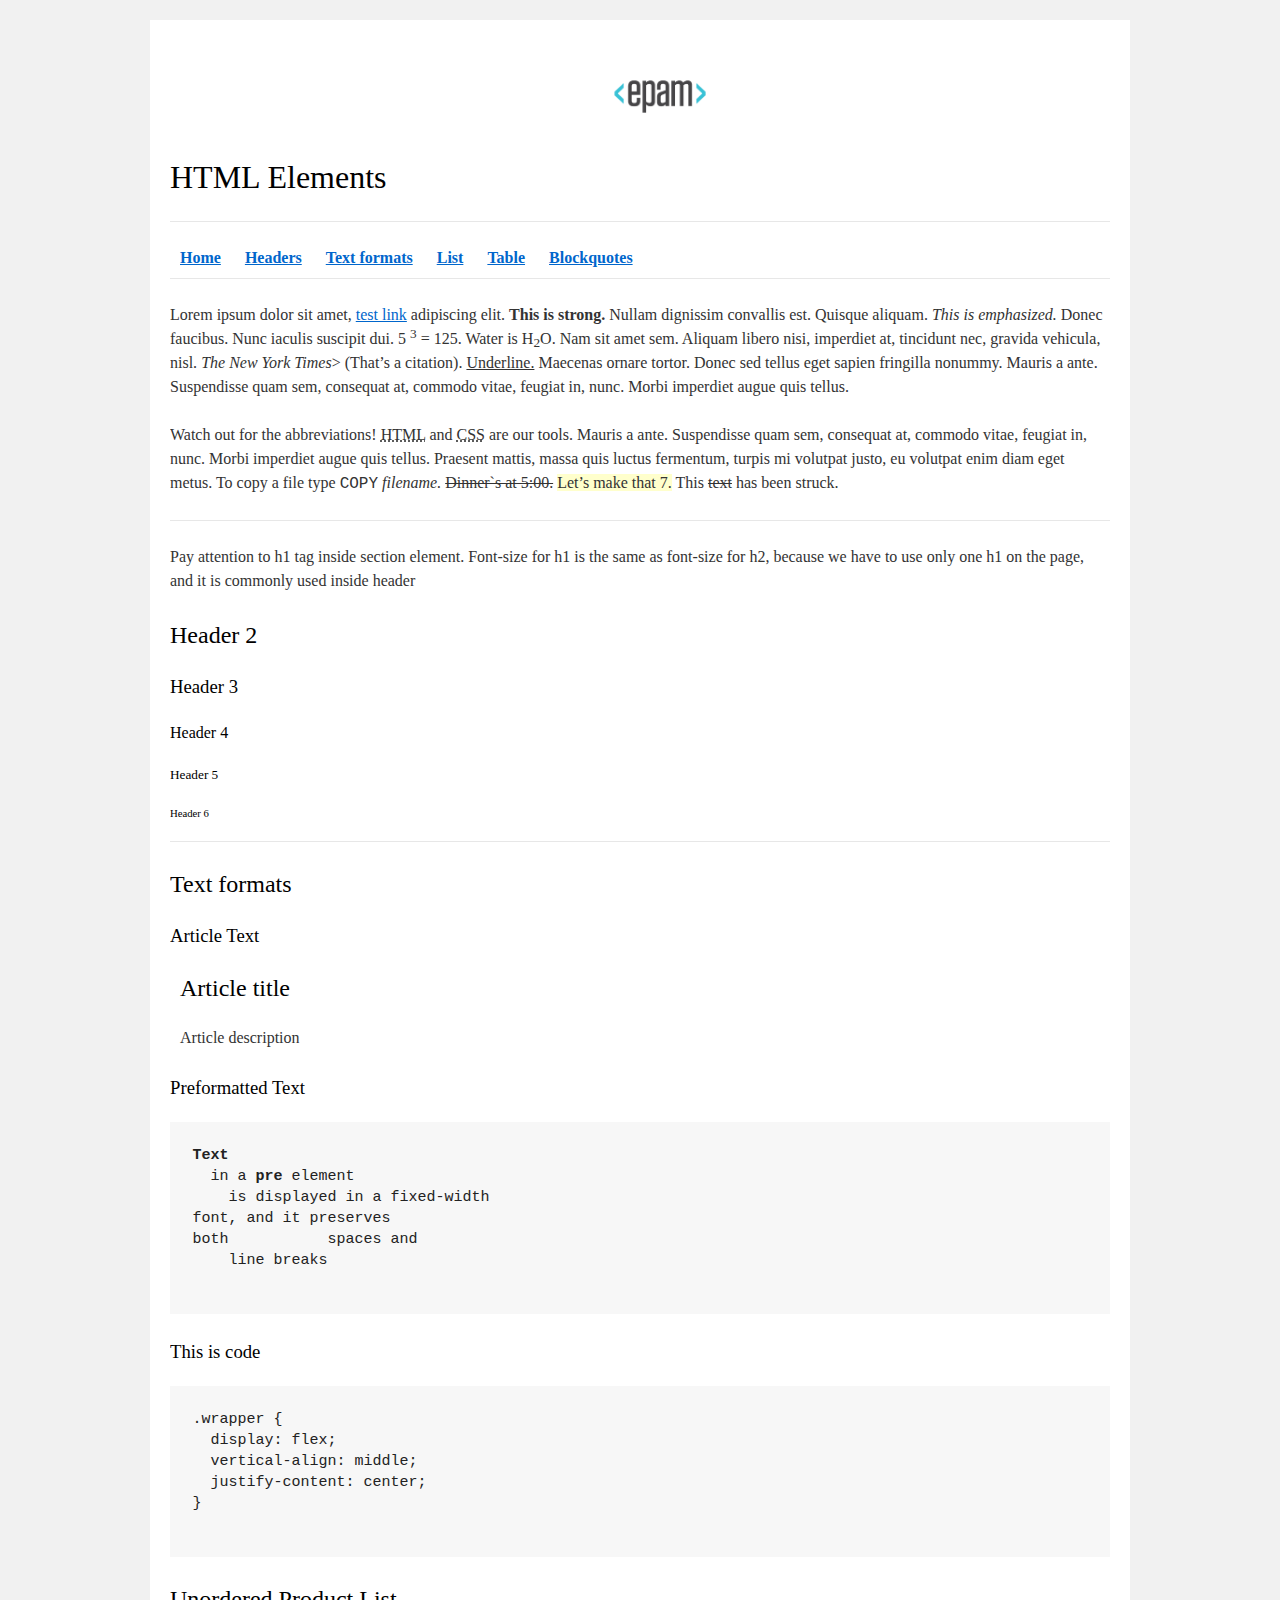
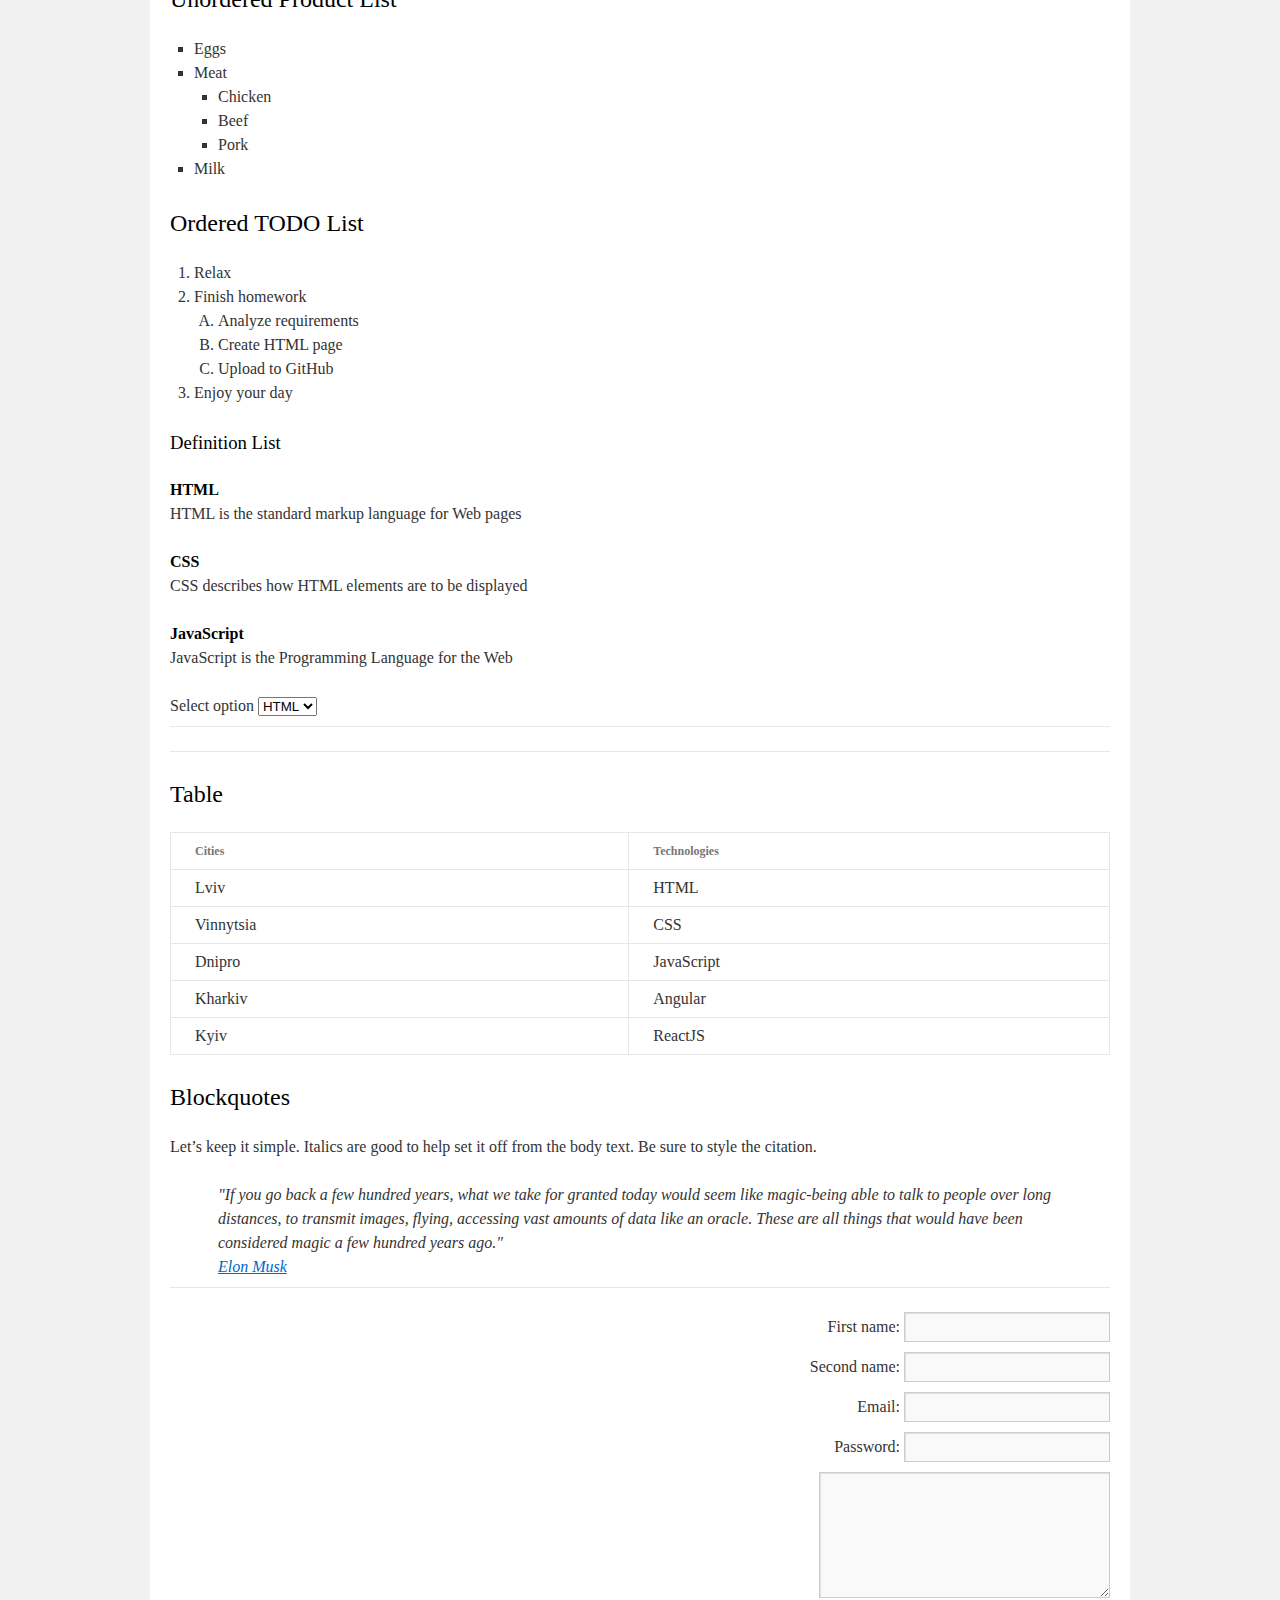
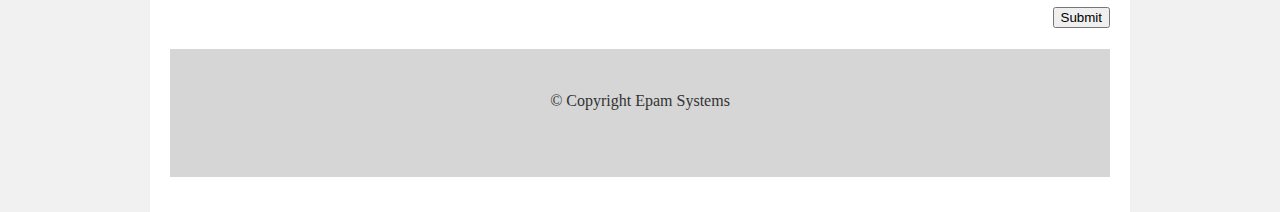
<file: FL11_HW1/homework/index.html>
<!DOCTYPE html>
<html lang="en">
   <head>
      <meta charset="utf-8">
      <title>HTML Basics</title>
      <link rel="stylesheet" href="style.css">
   </head>
   <body>
      <div id="wrapper">
         <div id="main">
            <div id="container">
               <div id="content" role="main">
                  <header id="home">
                     <a href="https://www.epam-group.ru/"><img src="logo.png" alt="epam_logo"></a>
                     <h1>HTML Elements</h1>
                     <hr>
                     <nav>
                        <a href="#home"><b>Home</b></a>
                        <a href="#headers"><b>Headers</b></a>
                        <a href="#text-formats"><b>Text formats</b></a>
                        <a href="#list"><b>List</b></a>
                        <a href="#table"><b>Table</b></a>
                        <a href="#blockquotes"><b>Blockquotes</b></a>
                     </nav>
                     <hr>
                  </header>
                  <main>
                     <div>
                        <p>
                           Lorem ipsum dolor sit amet,
                           <a href="#">test link</a>
                           adipiscing elit.
                           <strong>
                           This is strong.
                           </strong>
                           Nullam dignissim convallis est. Quisque aliquam.
                           <em>
                           This is emphasized.
                           </em>
                           Donec faucibus. Nunc iaculis suscipit dui.
                           5 <sup>3</sup> = 125.
                           Water is H<sub>2</sub>O.
                           Nam sit amet sem. Aliquam libero nisi, imperdiet at, tincidunt nec, gravida vehicula, nisl.
                           <cite>The New York Times</cite>>
                           (That&#8217;s a citation).
                           <u>Underline.</u>
                           Maecenas ornare tortor. Donec sed tellus eget sapien fringilla nonummy. Mauris a ante. Suspendisse
                           quam
                           sem, consequat at, commodo vitae, feugiat in, nunc. Morbi imperdiet augue quis tellus.
                        </p>
                        <p>
                           Watch out for the abbreviations!
                           <abbr title="Hyper Text Markup Language"> HTML</abbr>
                           and
                           <abbr title="Cascading Style Sheets">CSS</abbr>
                           are our tools. Mauris a ante. Suspendisse quam sem, consequat at, commodo vitae, feugiat in, nunc.
                           Morbi
                           imperdiet
                           augue quis tellus. Praesent mattis, massa quis luctus fermentum, turpis mi volutpat justo, eu volutpat
                           enim diam eget
                           metus. To copy a file type
                           <samp>COPY</samp>
                           <i>filename.</i>
                           <s>Dinner`s at 5:00.</s>
                           <ins>Let&#8217;s make that 7.</ins>
                           This <del>text</del> has been struck.
                        </p>
                        <hr>
                     </div>
                     <section id="headers">
                        <p>Pay attention to h1 tag inside section element. Font-size for h1 is the same as font-size for h2,
                           because we have to use only one h1 on the page, and it is commonly used inside header
                        </p>
                        <h2>Header 2</h2>
                        <h3>Header 3</h3>
                        <h4>Header 4</h4>
                        <h5>Header 5</h5>
                        <h6>Header 6</h6>
                     </section>
                     <div id="text-formats">
                        <hr>
                        <div>
                           <h2>Text formats</h2>
                           <h3>Article Text</h3>
                           <article>
                              <h2> Article title</h2>
                              <p>Article description</p>
                           </article>
                        </div>
                     </div>
                     <section>
                        <h3>Preformatted Text</h3>
                        <pre><b>Text</b>
  in a <b>pre</b> element
    is displayed in a fixed-width
font, and it preserves
both           spaces and
    line breaks
              </pre>
                        <h3>This is code</h3>
                        <pre>
.wrapper { 
  display: flex; 
  vertical-align: middle; 
  justify-content: center;
}
  </pre>
                     </section>
                     <section id="list">
                        <h2>
                           Unordered Product List
                        </h2>
                        <ul>
                           <li>Eggs</li>
                           <li>
                              Meat
                              <ul>
                                 <li>Chicken</li>
                                 <li>Beef</li>
                                 <li>Pork</li>
                              </ul>
                           </li>
                           <li>Milk</li>
                        </ul>
                        <h2>Ordered TODO List</h2>
                        <ol type="1">
                           <li>Relax</li>
                           <li>
                              Finish homework
                              <ol type="A">
                                 <li>Analyze requirements</li>
                                 <li>Create HTML page</li>
                                 <li>Upload to GitHub</li>
                              </ol>
                           </li>
                           <li>Enjoy your day</li>
                        </ol>
                        <h3>Definition List</h3>
                        <dl>
                           <dt>HTML</dt>
                           <dd>HTML is the standard markup language for Web pages</dd>
                           <dt>CSS</dt>
                           <dd>CSS describes how HTML elements are to be displayed</dd>
                           <dt>JavaScript</dt>
                           <dd>JavaScript is the Programming Language for the Web</dd>
                        </dl>
                        <span>Select option</span>
                        <select name="select">
                           <option value="HTML">HTML</option>
                           <option value="CSS">CSS</option>
                           <option value="JS">JS</option>
                        </select>
                        <hr>
                        <hr>
                     </section>
                     <section id="table">
                        <h2>Table</h2>
                        <table>
                           <thead>
                              <tr>
                                 <th>Cities</th>
                                 <th>Technologies</th>
                              </tr>
                           </thead>
                           <tbody>
                              <tr>
                                 <td>Lviv</td>
                                 <td>HTML</td>
                              </tr>
                              <tr>
                                 <td>Vinnytsia</td>
                                 <td>CSS</td>
                              </tr>
                              <tr>
                                 <td>Dnipro</td>
                                 <td>JavaScript</td>
                              </tr>
                              <tr>
                                 <td>Kharkiv</td>
                                 <td>Angular</td>
                              </tr>
                              <tr>
                                 <td>Kyiv</td>
                                 <td>ReactJS</td>
                              </tr>
                           </tbody>
                        </table>
                     </section>
                     <section id="blockquotes">
                        <h2>Blockquotes</h2>
                        <p>Let&#8217;s keep it simple. Italics are good to help set it off from the body text. Be sure to style the
                           citation.
                        </p>
                        <blockquote>
                           "If you go back a few hundred years, what we take for granted today would seem like magic-being able
                           to talk to people over long distances, to transmit images, flying, accessing vast amounts of data
                           like an oracle. These are all things that would have been considered magic a few hundred years
                           ago."<br>
                           <a href="https://ru.wikipedia.org/wiki/%D0%9C%D0%B0%D1%81%D0%BA,_%D0%98%D0%BB%D0%BE%D0%BD">Elon
                           Musk</a>
                        </blockquote>
                        <hr>
                     </section>
                     <div>
                        <form action="#">
                           <label for="name">First name:</label>
                           <input type="text" id="name">
                           <br>
                           <label for="second-name">Second name:</label>
                           <input type="text" id="second-name">
                           <br>
                           <label for="email">Email:</label>
                           <input type="email" id="email" required>
                           <br>
                           <label for="password">Password:</label>
                           <input type="password" id="password" required>
                           <br>
                           <textarea name="message" id="message" cols="30" rows="5"></textarea>
                           <br>
                           <button type="submit">Submit</button>
                        </form>
                     </div>
                  </main>
                  <footer>
                     <p>&copy; Copyright Epam Systems</p>
                  </footer>
               </div>
            </div>
         </div>
      </div>
   </body>
</html>
</file>
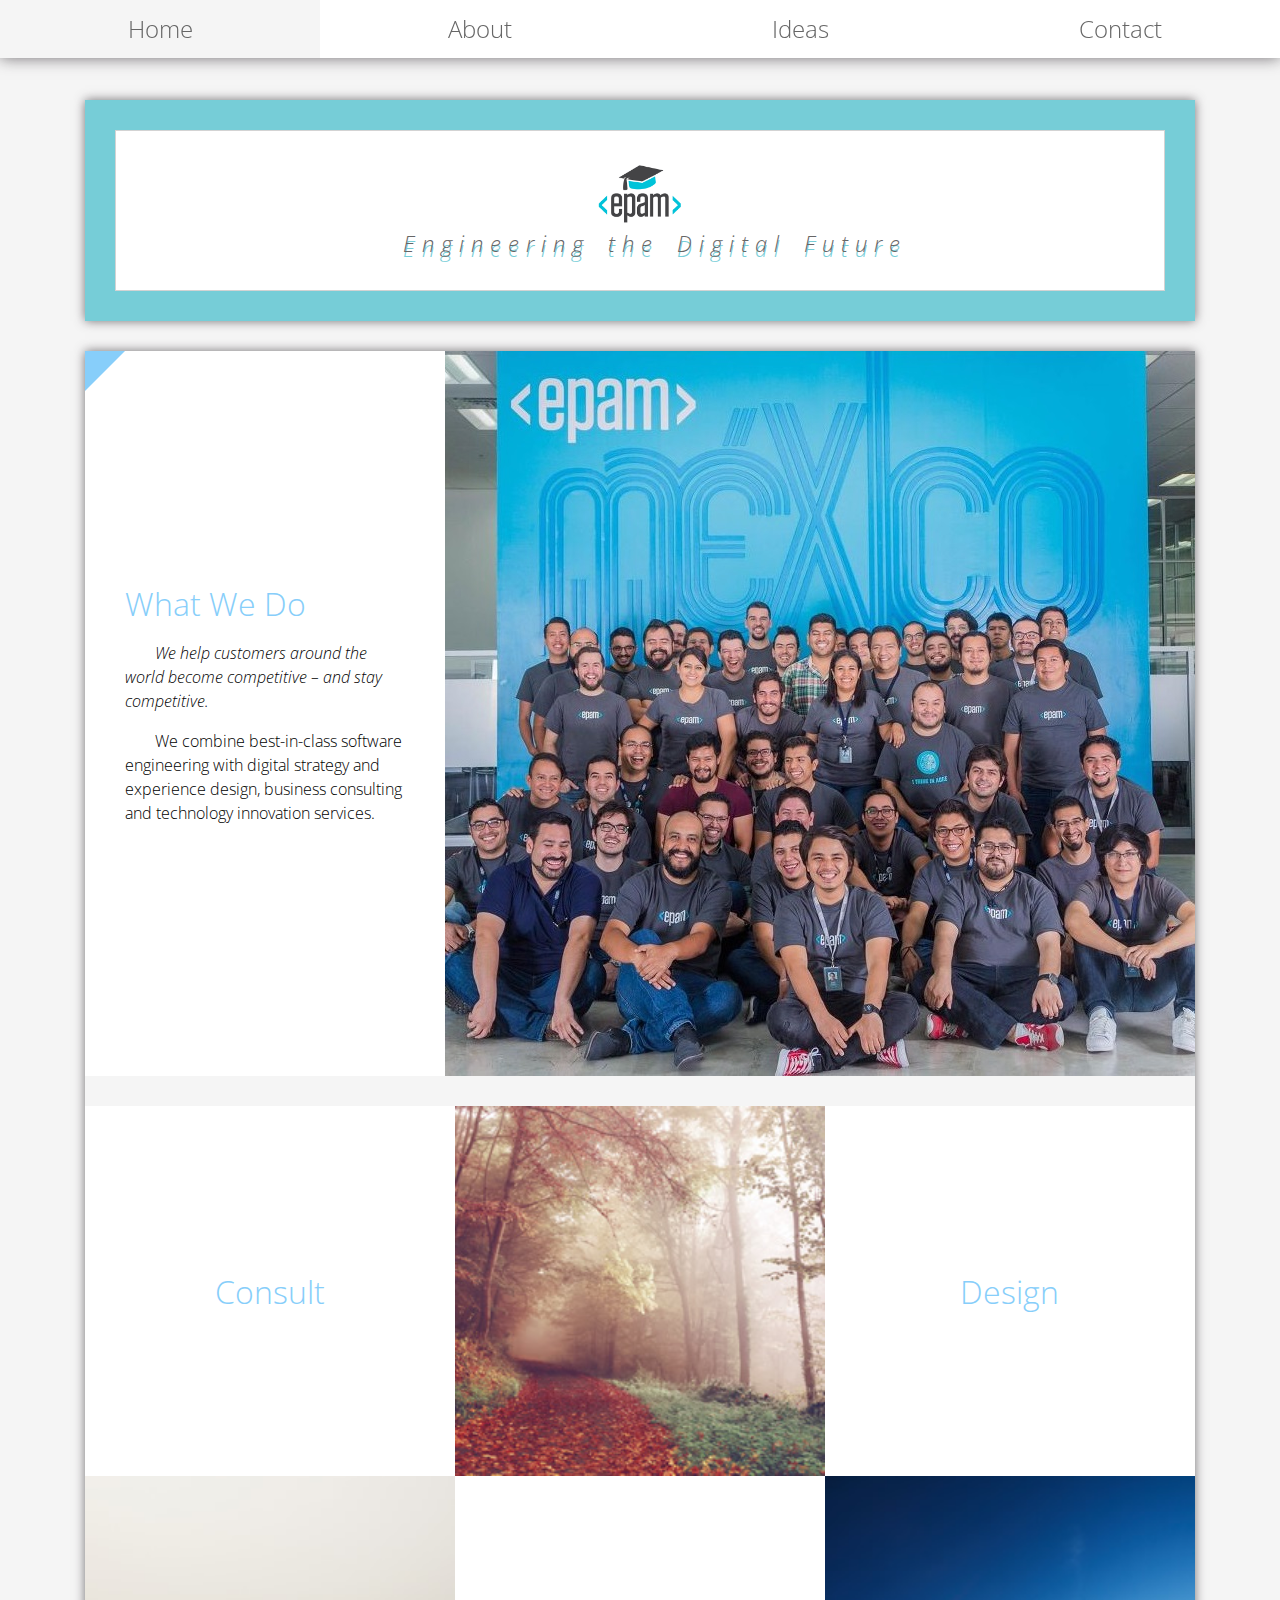
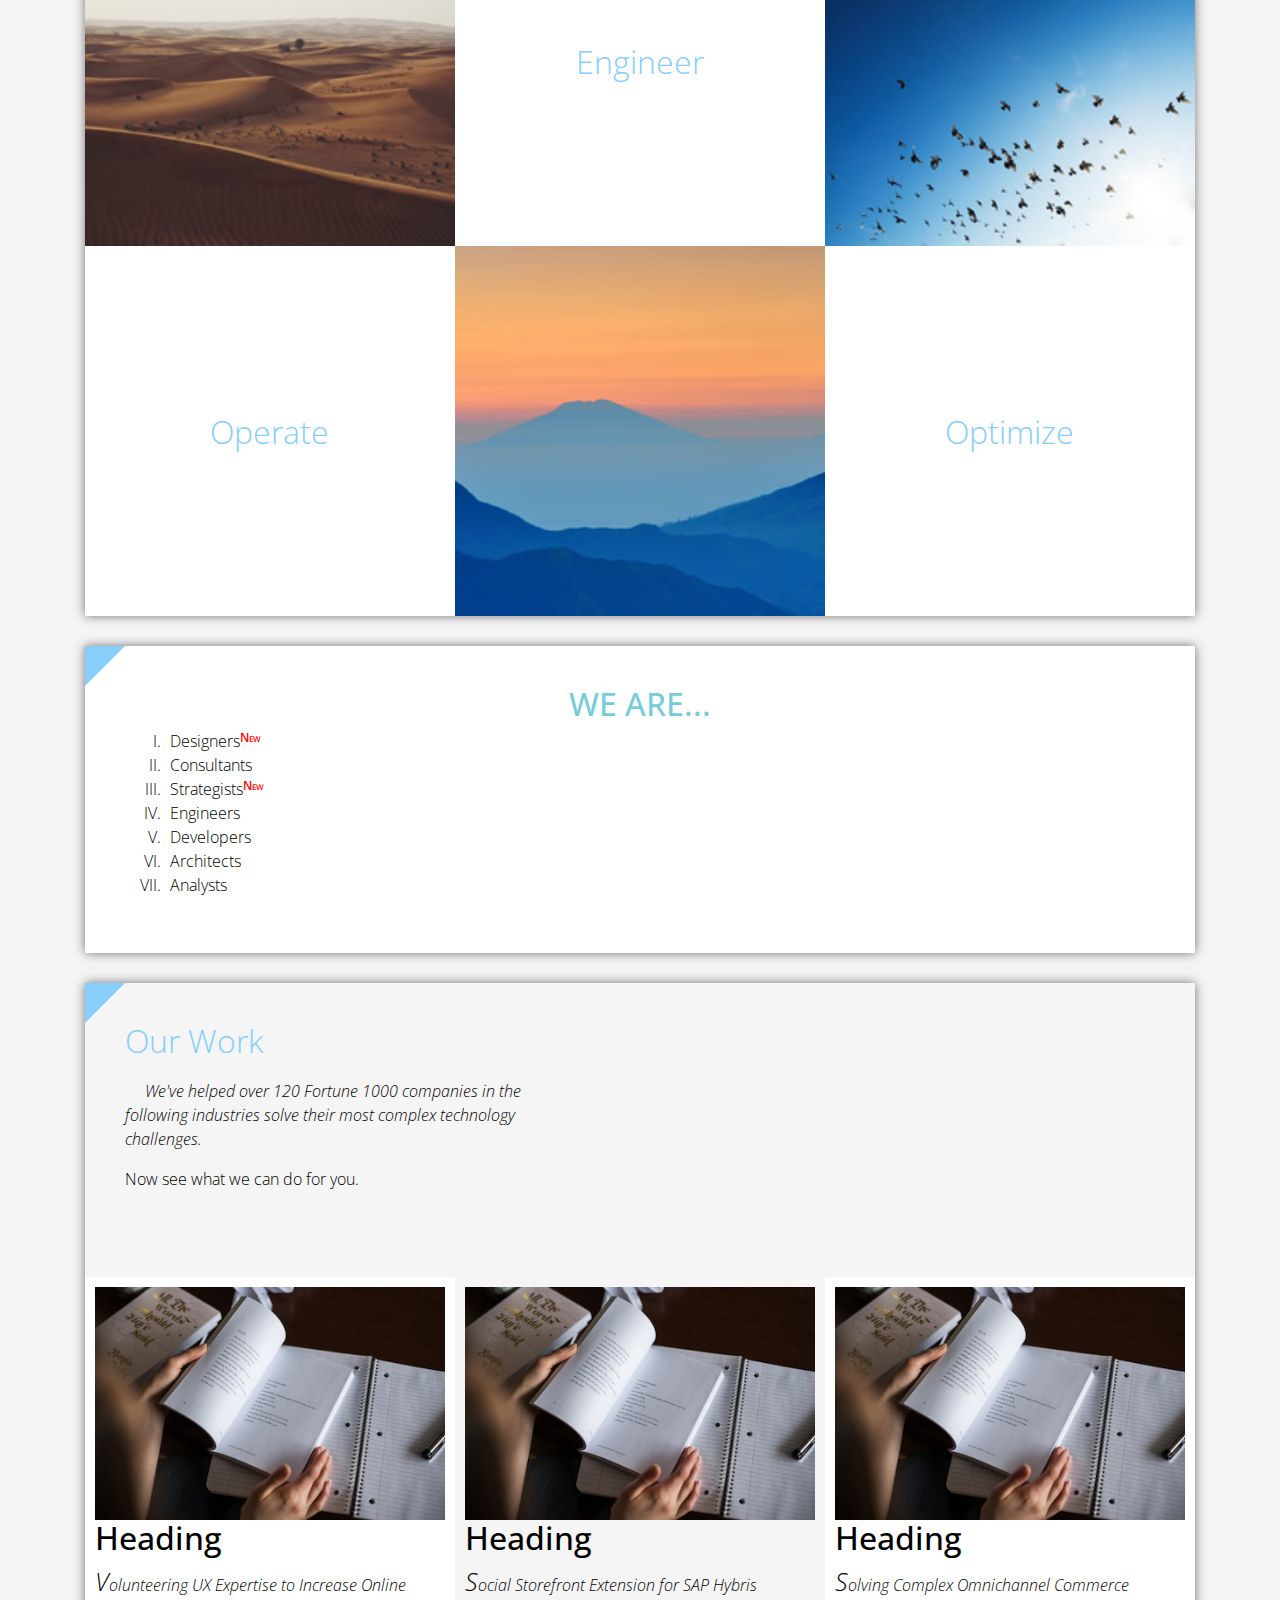
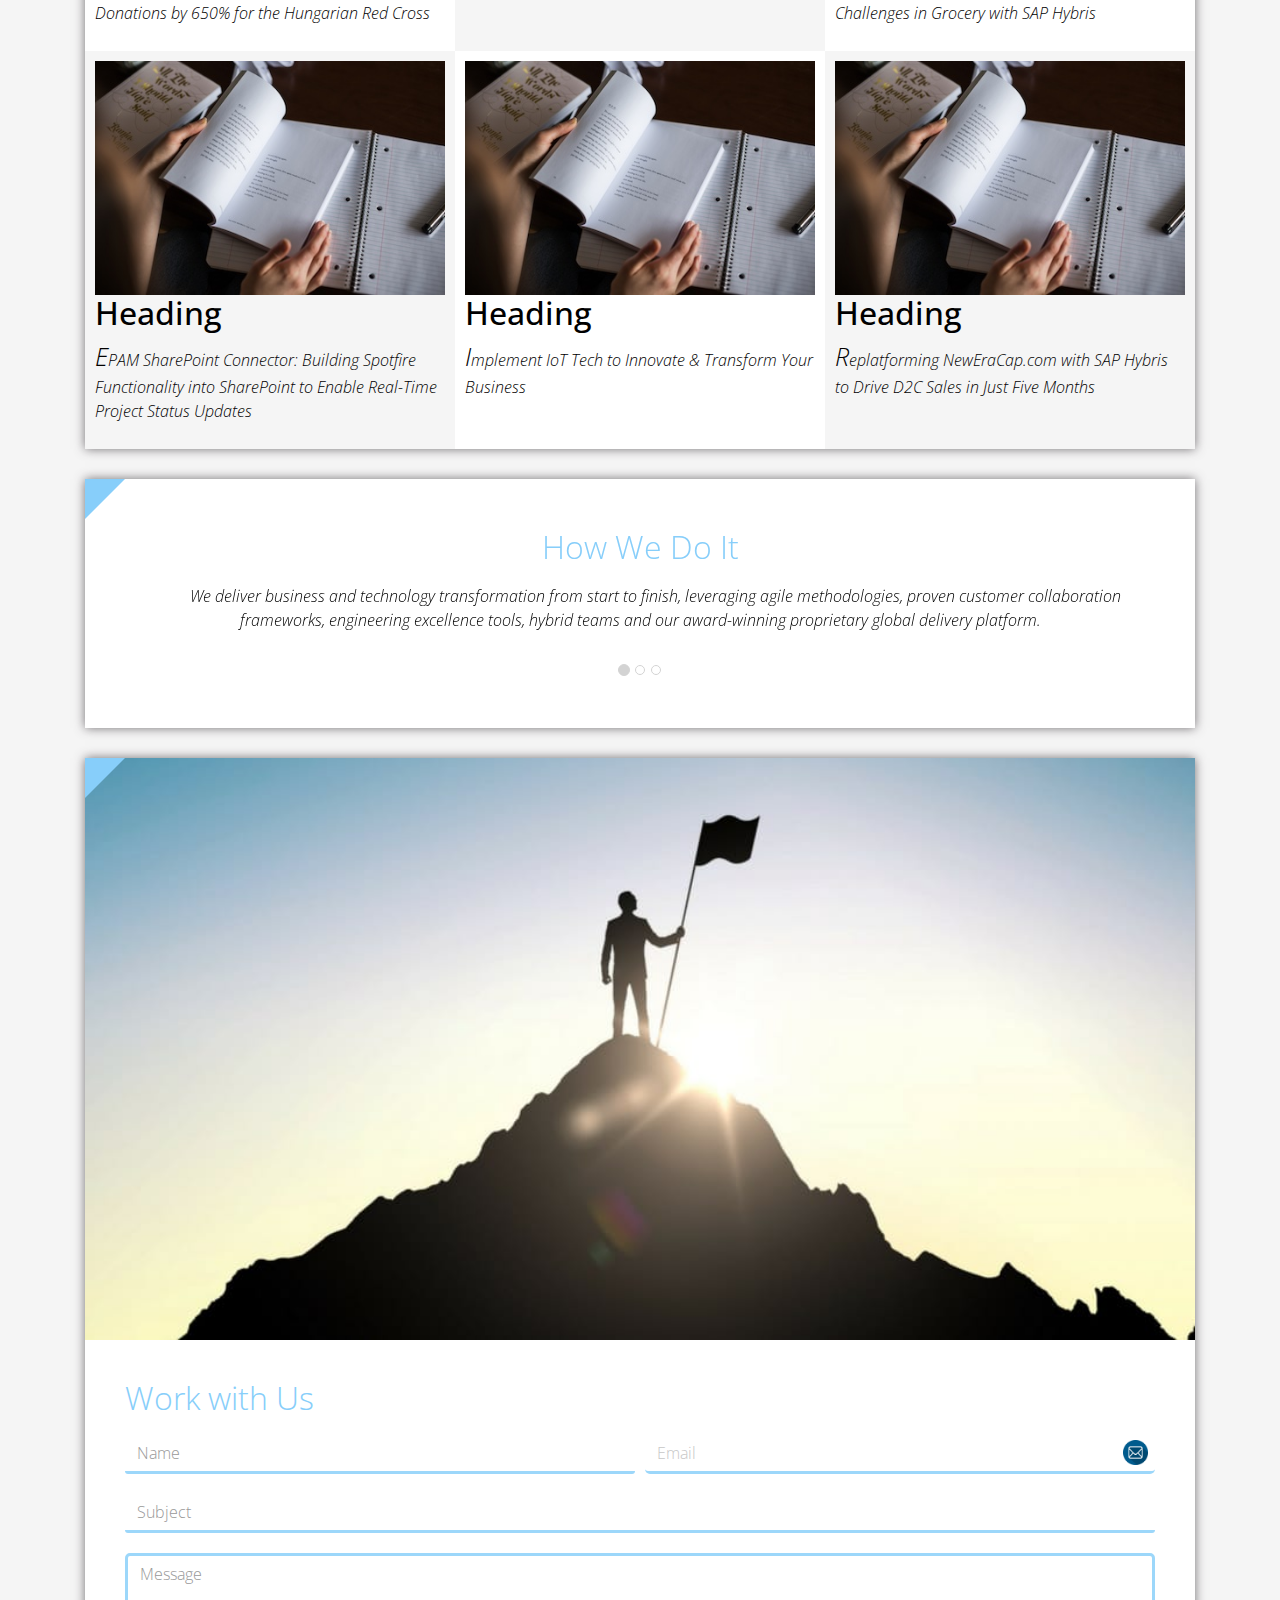
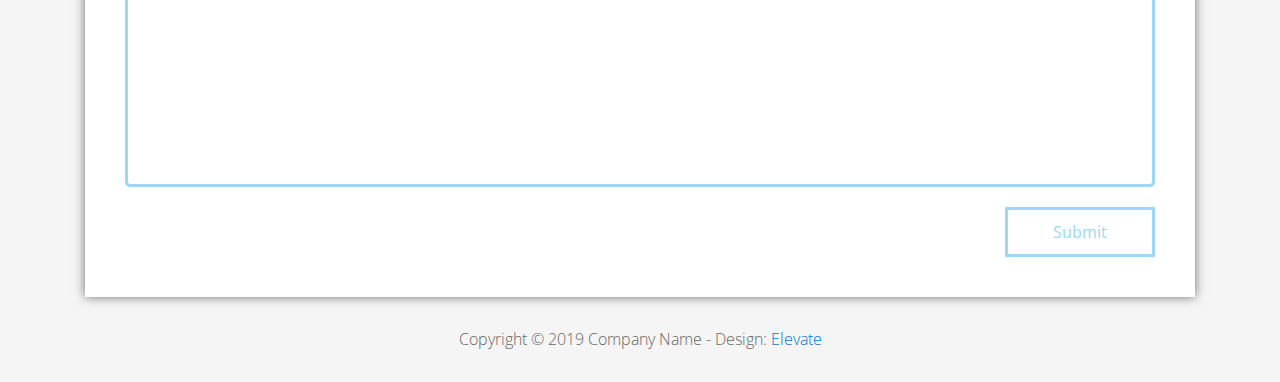
<file: FL11_HW2/homework/index.html>
<!DOCTYPE html>
<html lang="en">
<head>
  <meta charset="utf-8">
  <meta http-equiv="X-UA-Compatible" content="IE=edge">
  <meta name="viewport" content="width=device-width, initial-scale=1">

  <title>CSS Basics HW</title>



  <!-- load stylesheets -->
  <link rel="stylesheet" href="http://fonts.googleapis.com/css?family=Open+Sans:300,400">
  <!-- Google web font "Open Sans" -->
  <link rel="stylesheet" href="css/bootstrap.min.css">
  <!-- Bootstrap style -->
  <link rel="stylesheet" href="css/general.css">
  <link rel="stylesheet" href="css/style.css">
  <!-- Templatemo style -->
</head>

<body>
<div class="container">

  <div class="tm-sidebar">
    <nav class="tm-main-nav">
      <ul>
        <li class="tm-nav-item"><a href="#home" class="tm-nav-item-link">Home</a></li>
        <li class="tm-nav-item"><a href="#about" class="tm-nav-item-link">About</a></li>
        <li class="tm-nav-item"><a href="#ideas" class="tm-nav-item-link">Ideas</a></li>
        <li class="tm-nav-item"><a href="#contact" class="tm-nav-item-link">Contact</a></li>
      </ul>
    </nav>
  </div>

  <div class="tm-main-content">

    <div id="home" class="tm-content-box tm-content-header margin-b-10">
      <div class="tm-banner">
        <div class="tm-banner-inner">
          <img src="img/epam_logo.png" width="100" alt="">
          <p class="tm-banner-text">Engineering the Digital Future</p>
        </div>
      </div>
    </div>

    <section>
      <div class="tm-content-box flex-2-col">

        <div class="padding-medium flex-item tm-team-description-container flex-item">
          <h2 class="tm-section-title">What We Do</h2>
          <p class="tm-section-description">We help customers around the world become competitive – and stay competitive.</p>
          <p class="tm-section-description"> We combine best-in-class software engineering with digital strategy and experience design, business consulting and technology innovation services.</p>
        </div>
        <div class="flex-item tm-team-img">
          <img src="img/epam-mexico.jpg" alt="epam-mexico">
        </div>

      </div>

      <div id="about" class="tm-content-box">

        <ul class="boxes gallery-container">
          <li class="box box-bg">
            <h2 class="tm-section-title tm-section-title-box tm-box-bg-title">Consult</h2>
          </li>
          <li class="box">
            <a href="img/idea-large-01.jpg">
              <img src="img/idea-01.jpg" alt="Image" class="img-fluid thumbnail box-img">
            </a>
          </li>
          <li class="box box-bg">
            <h2 class="tm-section-title tm-section-title-box tm-box-bg-title">Design</h2>
          </li>
          <li class="box">
            <a href="img/idea-large-02.jpg">
              <img src="img/idea-02.jpg" alt="Image" class="img-fluid thumbnail box-img">
            </a>
          </li>
          <li class="box box-bg">
            <h2 class="tm-section-title tm-section-title-box tm-box-bg-title">Engineer</h2>
          </li>
          <li class="box">
            <a href="img/idea-large-03.jpg">
              <img src="img/idea-03.jpg" alt="Image" class="img-fluid thumbnail box-img">
            </a>
          </li>
          <li class="box box-bg">
            <h2 class="tm-section-title tm-section-title-box tm-box-bg-title">Operate</h2>
          </li>
          <li class="box">
            <a href="img/idea-large-04.jpg">
              <img src="img/idea-04.jpg" alt="Image" class="img-fluid thumbnail box-img">
            </a>
          </li>
          <li class="box box-bg">
            <h2 class="tm-section-title tm-section-title-box tm-box-bg-title">Optimize</h2>
          </li>
        </ul>

      </div>

    </section>

    <!-- slider -->
    <section class="heading tm-content-box">
      <div class="padding-medium">
        <h2> WE ARE...</h2>
        <ol>
          <li><a href="index.html" class="text">Designers</a></li>
          <li><a href="index.html">Consultants</a></li>
          <li><a href="#" class="text">Strategists</a></li>
          <li><a href="#">Engineers</a></li>
          <li><a href="#">Developers</a></li>
          <li><a href="#">Architects</a></li>
          <li><a href="#">Analysts</a></li>
        </ol>
      </div>
    </section>

    <section class="blocks">
      <div class="padding-medium flex-item tm-team-description-container">
        <h2 class="tm-section-title">Our Work</h2>
        <p class="tm-section-description">We've helped over 120 Fortune 1000 companies in the following industries solve their most complex technology challenges. </p>
        <p class="tm-section-description"> Now see what we can do for you.</p>
      </div>
      <div class="tm-content-box flex-2-col">
      </div>
      <div  class="tm-content-box">
        <ul class="boxes gallery-container">
          <li class="box box-work">
            <img src="img/study.jpeg" alt="Image" class="img-fluid">
            <div>
              <h2>Heading</h2>
              <p>Volunteering UX Expertise to Increase Online Donations by 650% for the Hungarian Red Cross</p>
            </div>
          </li>
          <li class="box box-work">
            <img src="img/study.jpeg" alt="Image" class="img-fluid">
            <div>
              <h2>Heading</h2>
              <p>Social Storefront Extension for SAP Hybris</p>
            </div>
          </li>
          <li class="box box-work">
            <img src="img/study.jpeg" alt="Image" class="img-fluid">
            <div>
              <h2>Heading</h2>
              <p>Solving Complex Omnichannel Commerce Challenges in Grocery with SAP Hybris</p>
            </div>
          </li>
          <li class="box box-work">
            <img src="img/study.jpeg" alt="Image" class="img-fluid">
            <div>
              <h2>Heading</h2>
              <p>EPAM SharePoint Connector: Building Spotfire Functionality into SharePoint to Enable Real-Time Project Status Updates</p>
            </div>
          </li>
          <li class="box box-work">
            <img src="img/study.jpeg" alt="Image" class="img-fluid">
            <div>
              <h2>Heading</h2>
              <p>Implement IoT Tech to Innovate &amp; Transform Your Business</p>
            </div>
          </li>
          <li class="box box-work">
            <img src="img/study.jpeg" alt="Image" class="img-fluid">
            <div>
              <h2>Heading</h2>
              <p>Replatforming NewEraCap.com with SAP Hybris to Drive D2C Sales in Just Five Months</p>
            </div>
          </li>
        </ul>

      </div>
    </section>

    <section id="ideas">
      <div id="tmCarousel" class="carousel slide tm-content-box" data-ride="carousel">

        <ol class="carousel-indicators">
          <li data-target="#tmCarousel" data-slide-to="0" class="active"></li>
          <li data-target="#tmCarousel" data-slide-to="1" class=""></li>
          <li data-target="#tmCarousel" data-slide-to="2" class=""></li>
        </ol>

        <div class="carousel-inner" role="listbox">

          <div class="carousel-item active">
            <div class="carousel-content">
              <div class="flex-item">
                <h2 class="tm-section-title">How We Do It</h2>
                <p class="tm-section-description carousel-description">We deliver business and technology transformation from start to finish, leveraging agile methodologies, proven customer collaboration frameworks, engineering excellence tools, hybrid teams and our award-winning proprietary global delivery platform.</p>
              </div>
            </div>
          </div>

          <div class="carousel-item">
            <div class="carousel-content">
              <div class="flex-item">
                <h2 class="tm-section-title">Our Clients</h2>
                <p class="tm-section-description carousel-description">Lorem ipsum dolor sit amet,
                  consectetur adipiscing elit. Quisque vel nisi pharetra nibh varius pharetra ac
                  sagittis nisi. Etiam pharetra vestibulum hendrerit. Pellentesque interdum metus
                  sed massa rutrum.</p>
              </div>
            </div>
          </div>

          <div class="carousel-item">
            <div class="carousel-content">
              <div class="flex-item">
                <h2 class="tm-section-title">Our Projects</h2>
                <p class="tm-section-description carousel-description">Donec ex libero, fringilla
                  vitae purus sit amet, rhoncus pharetra lorem. Pellentesque id sem id lacus
                  ultricies vehicula. Aliquam rutrum mi non. Pellentesque interdum metus sed massa
                  rutrum.</p>
              </div>
            </div>
          </div>

        </div>

      </div>
    </section>

    <section class="tm-content-box">
      <img src="img/contact-us.jpg" alt="Contact image" class="img-fluid img-contact-us">

      <div id="contact" class="padding-medium">
        <h2 class="tm-section-title">Work with Us</h2>
        <form action="#contact" method="get" class="contact-form">

          <div class="form-group col-xs-12 col-sm-12 col-md-6 col-lg-6 form-group-2-col-left">
            <input type="text" id="contact_name" name="contact_name" class="form-control"
                   placeholder="Name" required/>
          </div>
          <div class="form-group col-xs-12 col-sm-12 col-md-6 col-lg-6 form-group-2-col-right mandatory-field">
            <input type="email" id="contact_email" name="contact_email" class="form-control"
                   placeholder="Email" required/>
          </div>
          <div class="form-group">
            <input type="text" id="contact_subject" name="contact_subject" class="form-control"
                   placeholder="Subject" required/>
          </div>
          <div class="form-group">
            <textarea id="contact_message" name="contact_message" class="form-control" rows="9"
                      placeholder="Message" required></textarea>
          </div>

          <button type="submit" class="btn btn-primary submit-btn">Submit</button>

        </form>
      </div>
    </section>

    <footer class="tm-footer">
      <p class="text-xs-center">Copyright &copy; 2019 Company Name

        - Design: <a rel="nofollow" href="http://www.templatemo.com/tm-481-elevate"
                     target="_parent">Elevate</a></p>
    </footer>

  </div>

</div>

</body>
</html>
</file>
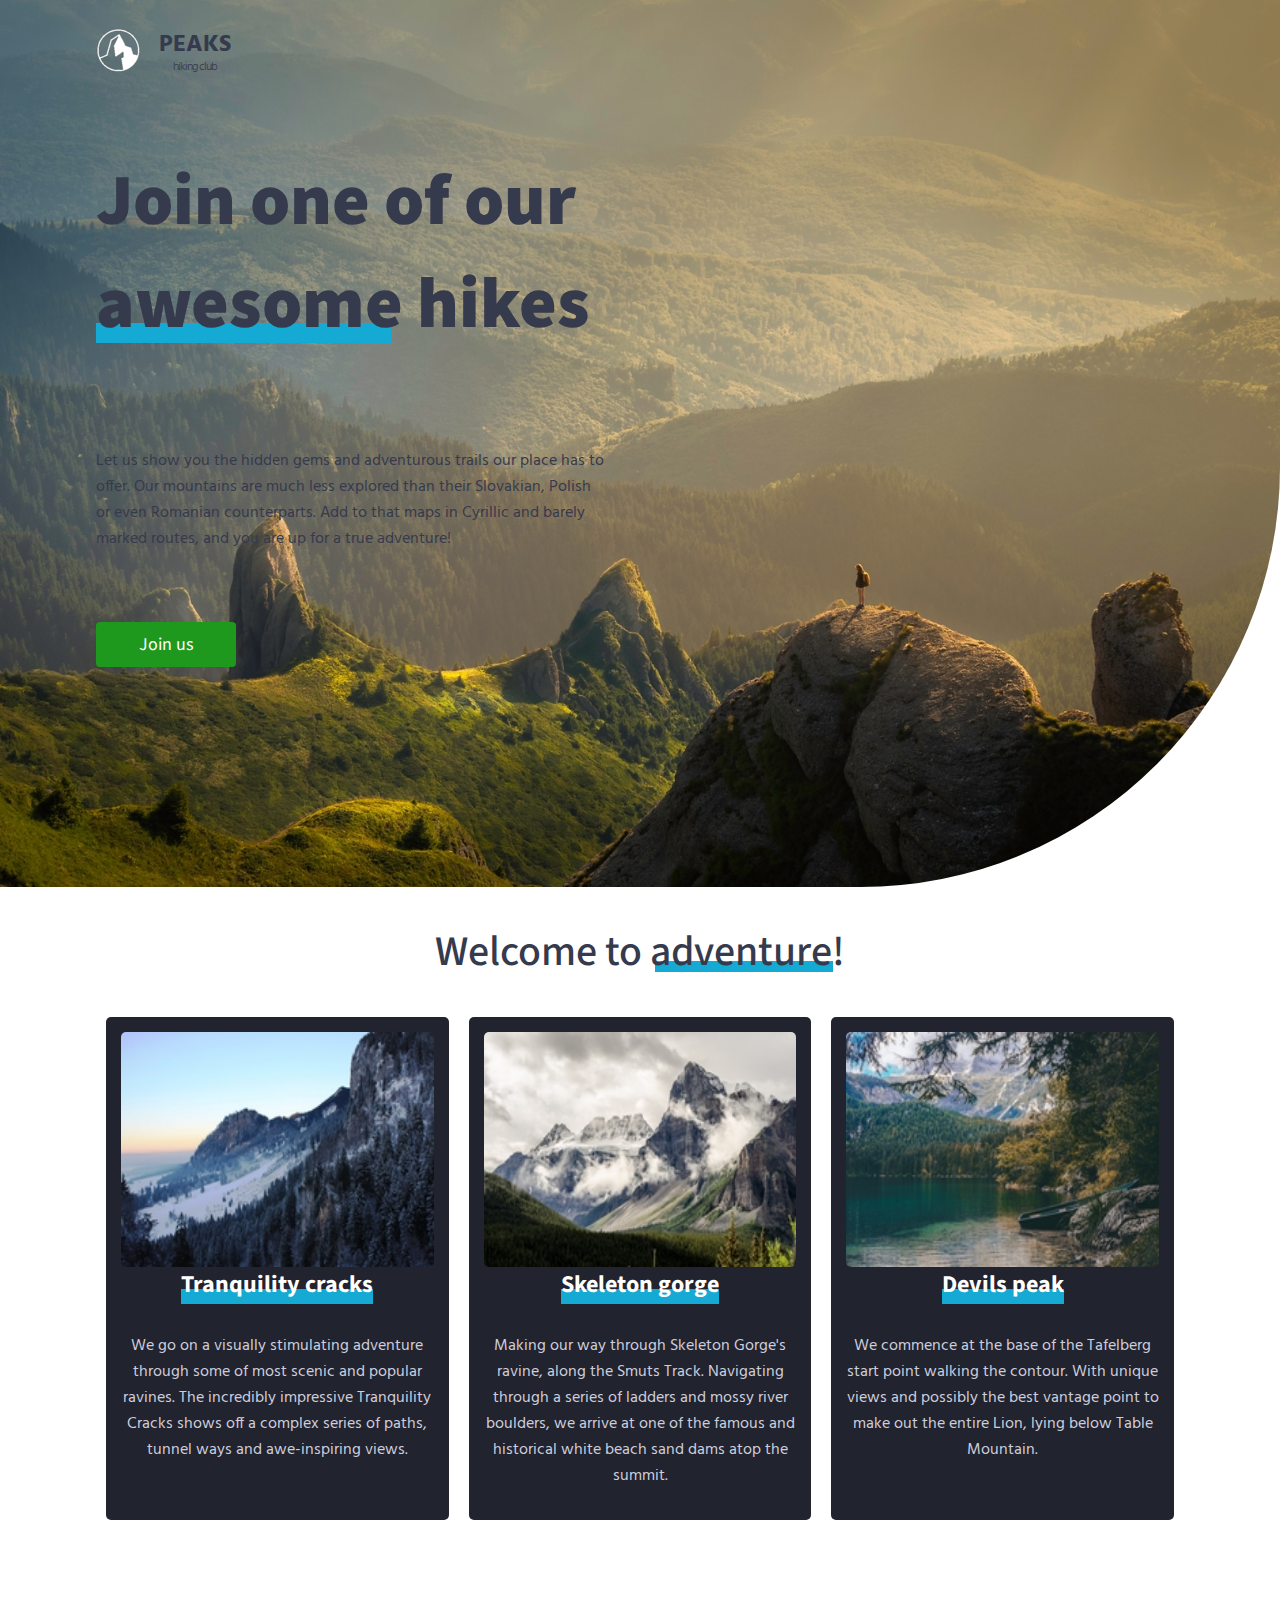
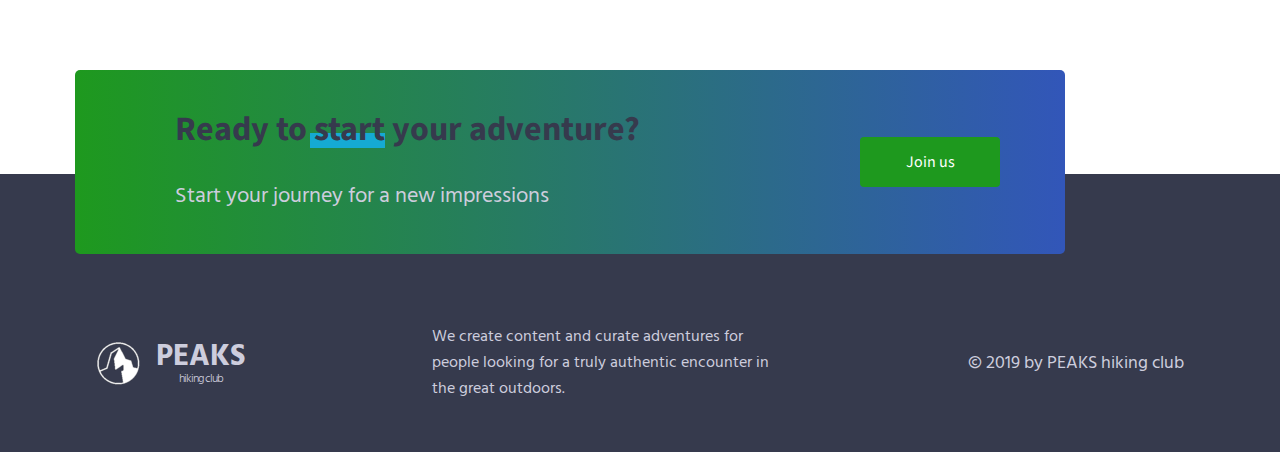
<file: FL11_HW3/homework/index.html>
<!DOCTYPE html>
<html lang="en">

  <head>
    <meta charset="UTF-8">
    <meta name="viewport" content="width=device-width, initial-scale=1.0">
    <meta http-equiv="X-UA-Compatible" content="ie=edge">
    <link href="https://fonts.googleapis.com/css?family=Hind:400,600%7CSource+Sans+Pro:400,600,700%7CFresca" rel="stylesheet"/>

    <!-- Styles should be switched here: -->

    <link rel="stylesheet" type="text/css" href="css/style1.css">
    <!-- <link rel="stylesheet" type="text/css" href="css/style2.css"> -->

    <title>PEAKS hiking club</title>
  </head>

  <body>
    <header class="header">
      <div class="header-wrap">
        <div class="landing-logo">
          <img src="img/m-logo.png" alt="logo" />
          <p>PEAKS<span>hiking club</span></p>
        </div>
        <p class="header_heading">
          Join one of our awesome hikes
        </p>
        <p class="header_text">
          Let us show you the hidden gems and adventurous trails our place has to offer.
          Our mountains are much less explored than their Slovakian,
          Polish or even Romanian counterparts. Add to that maps in Cyrillic and barely marked routes,
          and you are up for a true adventure!
        </p>
        <button class="header_button">Join us</button>
      </div>
    </header>
    <main class="section">
      <p class="section_text">
        Welcome to adventure!
      </p>
      <div class="section_card_wrap">
        <div class="section_card">
          <img class="section_card_img"
               src="img/m-1.jpg"
               alt="experts"/>
          <p class="section_card_heading">
            Tranquility cracks
            <span class="section_card_underline"></span>
          </p>
          <p class="section_card_text">
            We go on a visually stimulating adventure through some of most scenic and popular ravines.
            The incredibly impressive Tranquility Cracks shows off a complex series of paths, tunnel ways and awe-inspiring views.
          </p>
        </div>
        <div class="section_card">
          <img class="section_card_img"
               src="img/m-2.jpg"
               alt="content formats"/>
          <p class="section_card_heading">
            Skeleton gorge
            <span class="section_card_underline"></span>
          </p>
          <p class="section_card_text">
            Making our way through Skeleton Gorge's ravine, along the Smuts Track.
            Navigating through a series of ladders and mossy river boulders, we arrive at one of the famous and historical white beach sand dams atop the summit.
          </p>
        </div>
        <div class="section_card">
          <img class="section_card_img"
               src="img/m-3.jpg"
               alt="certificate"/>
          <p class="section_card_heading">
            Devils peak
            <span class="section_card_underline"></span>
          </p>
          <p class="section_card_text">
            We commence at the base of the Tafelberg start point walking the contour.
            With unique views and possibly the best vantage point to make out the entire Lion, lying below Table Mountain.
          </p>
        </div>
      </div>
      <div class="section_banner">
        <div class="section_banner_text_wrap">
          <p class="section_banner_heading">
            Ready to start your adventure?
          </p>
          <p class="section_banner_text">
            Start your journey for a new impressions
          </p>
        </div>
        <button class="section_banner_button">Join us</button>
      </div>
    </main>
    <footer class="footer">
      <div class="footer-wrap">
        <div class="footer_logo landing-logo">
          <img src="img/m-logo.png" alt="logo" />
          <p>PEAKS<span>hiking club</span></p>
        </div>
        <p class="footer_text">
          We create content  and curate adventures for  people looking for a truly authentic encounter in the great outdoors.
        </p>
        <span class="footer-cr">
          &copy; 2019 by PEAKS hiking club
        </span>
      </div>
    </footer>
  </body>

</html>
</file>
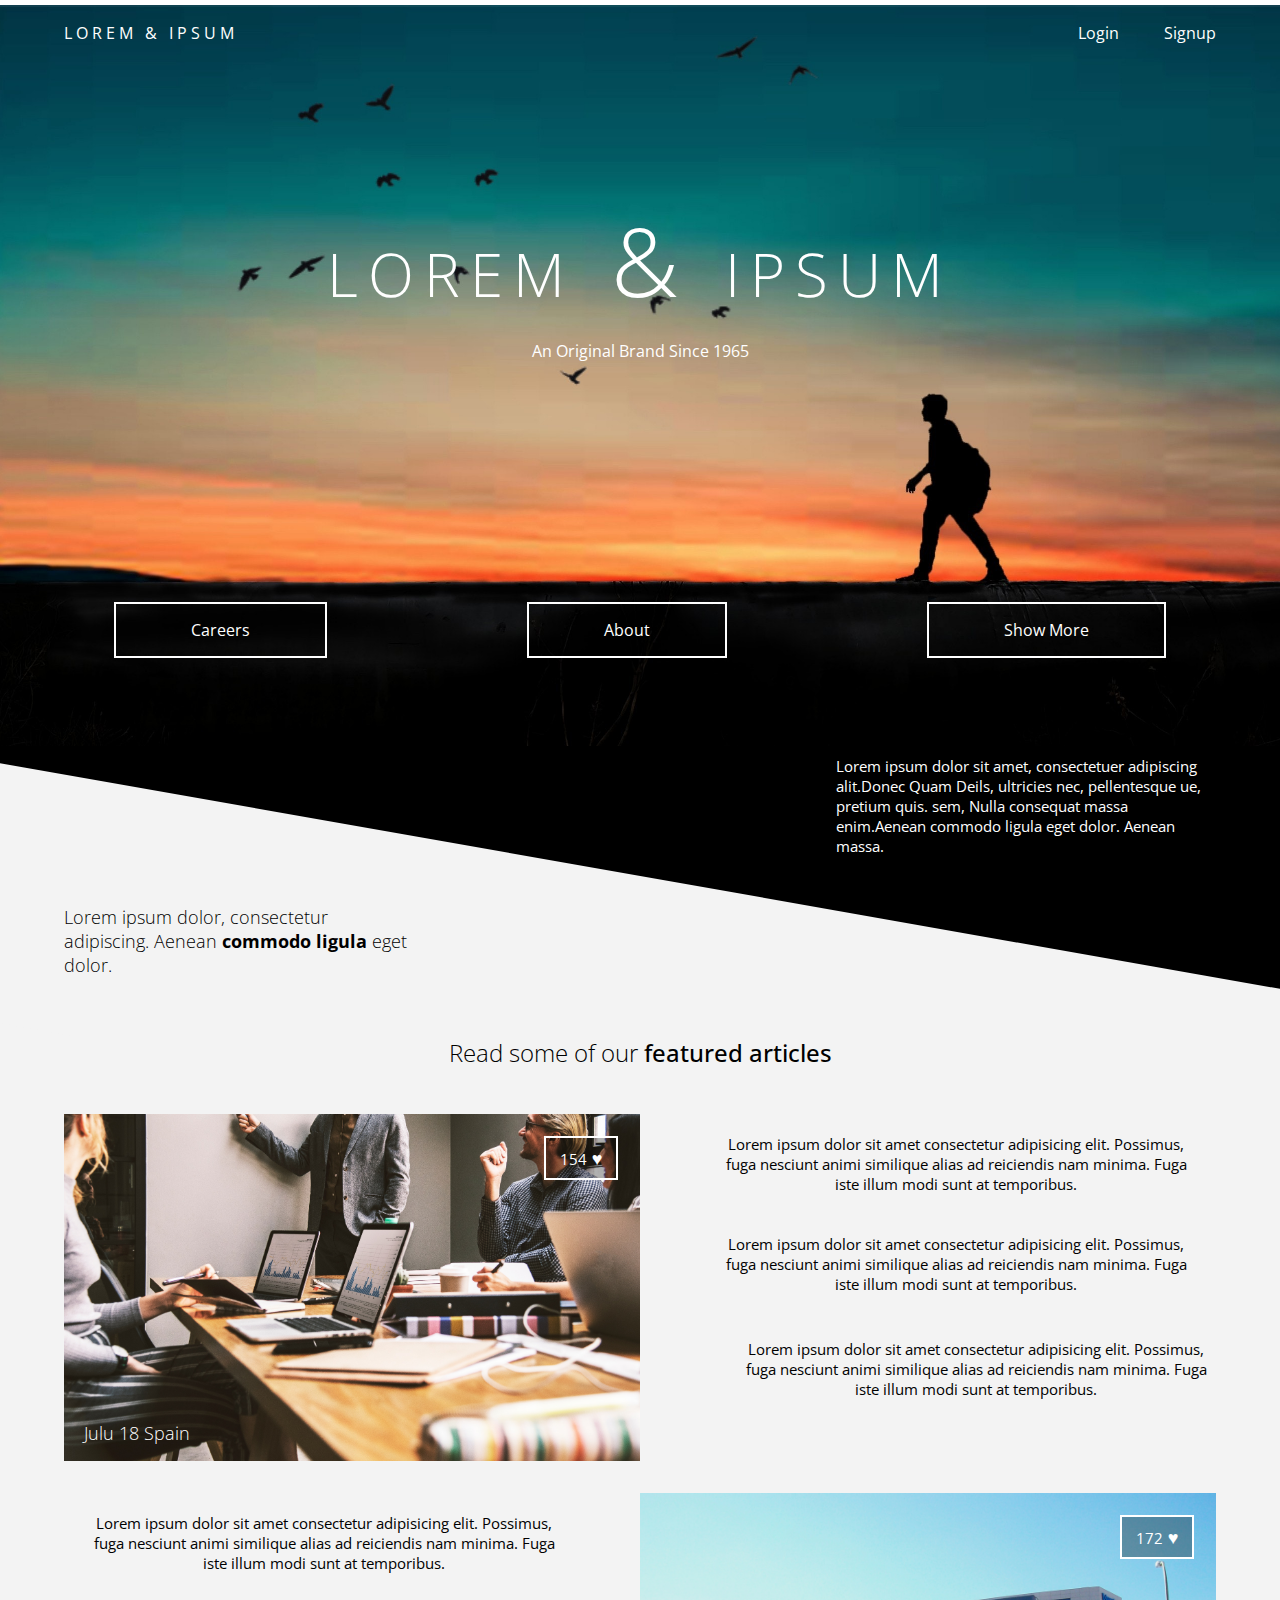
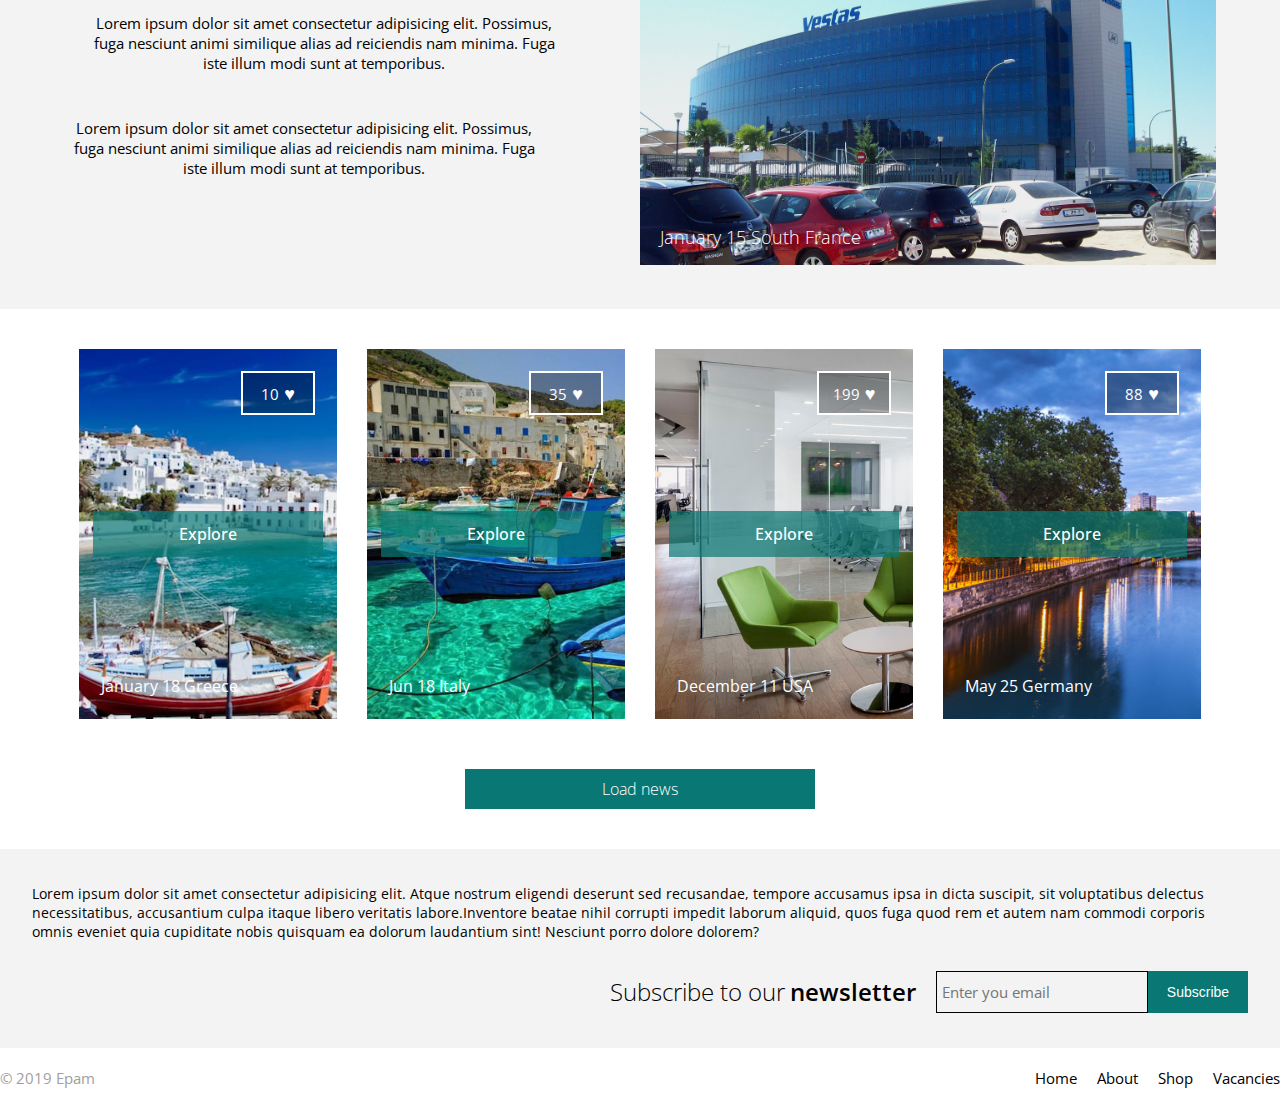
<file: FL11_HW4/homework/index.html>
<!DOCTYPE html>
<html lang="zxx">

  <head>
    <meta charset="UTF-8">
    <link rel="stylesheet" href="css/style.css">
    <link href="https://fonts.googleapis.com/css?family=Open+Sans&display=swap" rel="stylesheet">

    <title>Lorem & Ipsum</title>
    
  </head>

  <body>

      <header class="top-panel">
        <div class="wrapper">
          <div class="top-panel-items">
            <div class="top-panel-logo">
              <a href="#">Lorem & Ipsum</a>
            </div>

              <nav class="top-panel-navbar">
                <ul>
                  <li>
                    <a href="#">Login</a>
                  </li>
                  <li>
                    <a href="#">Signup</a>
                  </li>
                </ul>
              </nav>

            </div>
          </div>
        
      </header>

      <section class="banner">
        <div class="wrapper">
          <div class="banner-title">
            <h1>Lorem <span>&</span> Ipsum</h1>
            <p>An Original Brand Since 1965</p>
          </div>

          <div class="banner-btn">
            <div class="banner-btn-item">
              <a href="#">Careers</a>
            </div>
            <div class="banner-btn-item">
              <a href="#">About</a>
            </div>
            <div class="banner-btn-item">
              <a href="#">Show More</a>
            </div>
          </div>
        </div>
      </section>

      <div class="scew">
        <div class="scew-first">
          <div class="wrapper">
            <div class="position-text">
              <p>Lorem ipsum dolor sit amet, consectetuer adipiscing alit.Donec Quam Deils, ultricies nec, pellentesque ue, pretium quis. sem,
                Nulla consequat massa enim.Aenean commodo ligula eget dolor.
                Aenean massa.
              </p>
            </div>

          </div>
        </div>
        <div class="scew-second">
          <div class="wrapper">
            <p>Lorem ipsum dolor, consectetur adipiscing.
              Aenean
              <span>commodo ligula</span>
              eget dolor.</p>
          </div>
        </div>
      </div>


      <section class="paragraph">
        <div class="wrapper">
          <div class="paragraph-main">
            <div class="paragraph-title">
              <h3>Read some of our <span>featured articles</span></h3>
            </div>
            <div class="paragraph-item">
              <div class="paragraph-image">
                <div class="likes">
                  <span>154</span>
                </div>
                <img src="img/sample-1.jpg" alt="img-1">
                <p>Julu 18 Spain</p>
              </div>
              <div class="paragraph-text">
                <p>Lorem ipsum dolor sit amet consectetur adipisicing elit. Possimus, fuga nesciunt animi similique
                  alias ad reiciendis nam minima. Fuga iste illum modi sunt at temporibus.
                </p>
                <p>Lorem ipsum dolor sit amet consectetur adipisicing elit. Possimus, fuga nesciunt animi similique
                  alias ad reiciendis nam minima. Fuga iste illum modi sunt at temporibus.
                </p>
                <p>Lorem ipsum dolor sit amet consectetur adipisicing elit. Possimus, fuga nesciunt animi similique
                  alias ad reiciendis nam minima. Fuga iste illum modi sunt at temporibus.
                </p>
              </div>
            </div>
            <div class="paragraph-item">
              <div class="paragraph-text-second">
                <p>Lorem ipsum dolor sit amet consectetur adipisicing elit. Possimus, fuga nesciunt animi similique
                  alias ad reiciendis nam minima. Fuga iste illum modi sunt at temporibus.
                </p>
                <p>Lorem ipsum dolor sit amet consectetur adipisicing elit. Possimus, fuga nesciunt animi similique
                  alias ad reiciendis nam minima. Fuga iste illum modi sunt at temporibus.
                </p>
                <p>Lorem ipsum dolor sit amet consectetur adipisicing elit. Possimus, fuga nesciunt animi similique
                  alias ad reiciendis nam minima. Fuga iste illum modi sunt at temporibus.
                </p>
              </div>
              <div class="paragraph-image">
                <div class="likes">
                  <span>172</span>
                </div>
                <img src="img/sample-2.jpg" alt="img-2">
                <p>January 15 South France</p>
              </div>
            </div>
          </div>
        </div>
      </section>
      
      <div class="blog">
        <div class="wrapper">
          <div class="blog-content">
            <div class="blog-item" style="background-image: url('img/news-list-1.jpg')">
              <div class="likes">
                <span>10</span>
              </div>
              <div class="blog-button">
                <a href="#">Explore</a>
              </div>
              <div class="blog-data">
                <p>January 18 Greece</p>
              </div>
            </div>

            <div class="blog-item" style="background-image: url('img/news-list-2.jpg')">
              <div class="likes">
                <span>35</span>
              </div>
              <div class="blog-button">
                <a href="#">Explore</a>
              </div>
              <div class="blog-data">
                <p>Jun 18 Italy</p>
              </div>
            </div>

            <div class="blog-item" style="background-image: url('img/news-list-3.jpg')">
              <div class="likes">
                <span>199</span>
              </div>
              <div class="blog-button">
                <a href="#">Explore</a>
              </div>
              <div class="blog-data">
                <p>December 11 USA</p>
              </div>
            </div>

            <div class="blog-item" style="background-image: url('img/news-list-4.jpg')">
              <div class="likes">
                <span>88</span>
              </div>
              <div class="blog-button">
                <a href="#">Explore</a>
              </div>
              <div class="blog-data">
                <p>May 25 Germany</p>
              </div>
            </div>
          </div>

          <div class="load-blog">
            <a href="#">Load news</a>
          </div>
        </div>
      </div>

      <section class="subscribe">
        <div class="wrapper-second">
          <div class="subscribe-content">
            <div class="subscribe-text">
              <p>Lorem ipsum dolor sit amet consectetur adipisicing elit. Atque nostrum eligendi deserunt sed
                recusandae, tempore accusamus ipsa in dicta suscipit, sit voluptatibus delectus necessitatibus,
                accusantium culpa itaque libero veritatis labore.Inventore beatae nihil corrupti impedit laborum
                aliquid, quos fuga quod rem et autem nam commodi corporis omnis eveniet quia cupiditate nobis quisquam
                ea dolorum laudantium sint! Nesciunt porro dolore dolorem?
              </p>
            </div>
            <div class="subscribe-form">
              <form action="/" id="form">
                <h4>Subscribe to our <span>newsletter</span></h4>
                <input type="email" placeholder="Enter you email" required>
                <button type="submit">Subscribe</button>
              </form>
            </div>
          </div>
        </div>
      </section>

      <footer>
        <div class="footer-content">
          <div class="footer-left">
            <p>© 2019 Epam</p>
          </div>
          <div class="footer-navbar">
            <nav>
              <ul>
                <li>
                  <a href="#">Home</a>
                </li>
                <li>
                  <a href="#">About</a>
                </li>
                <li>
                  <a href="#">Shop</a>
                </li>
                <li>
                  <a href="#">Vacancies</a>
                </li>
              </ul>
            </nav>

          </div>
        </div>
      </footer>

  </body>

</html>
</file>
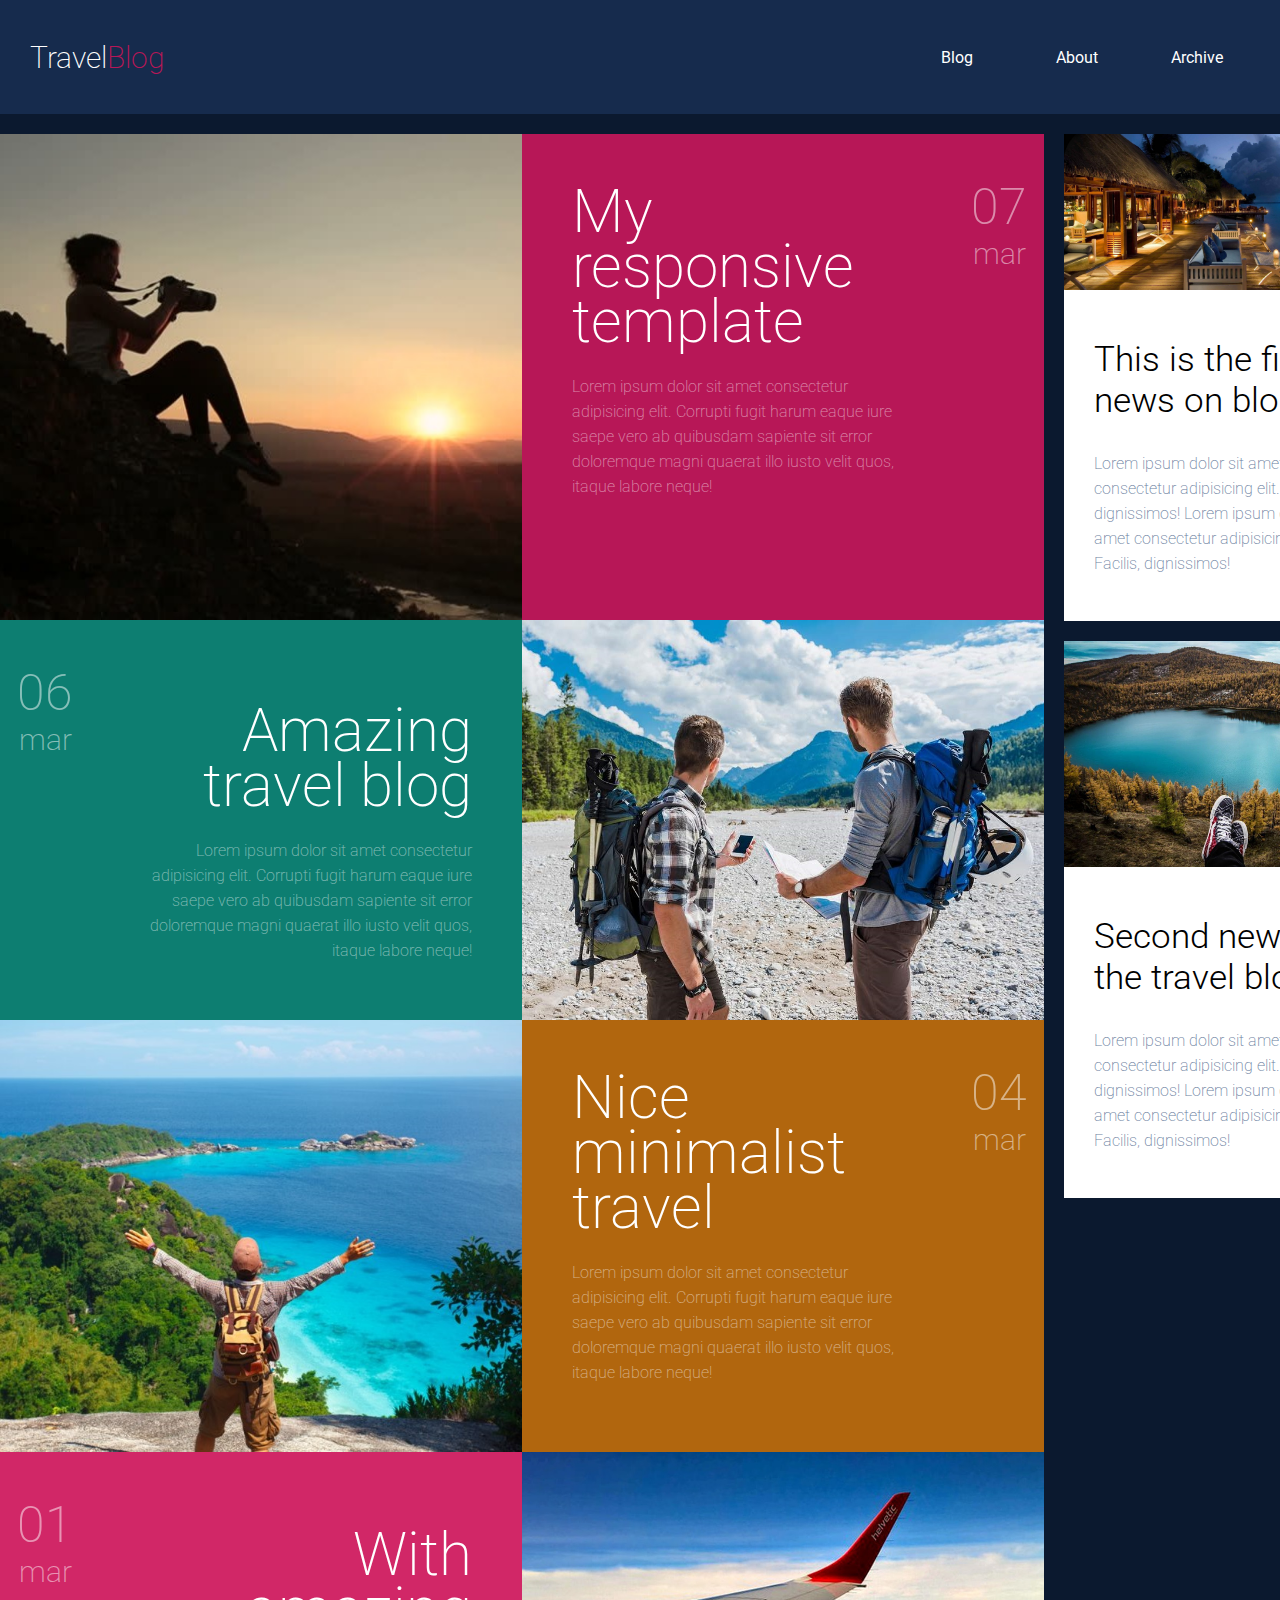
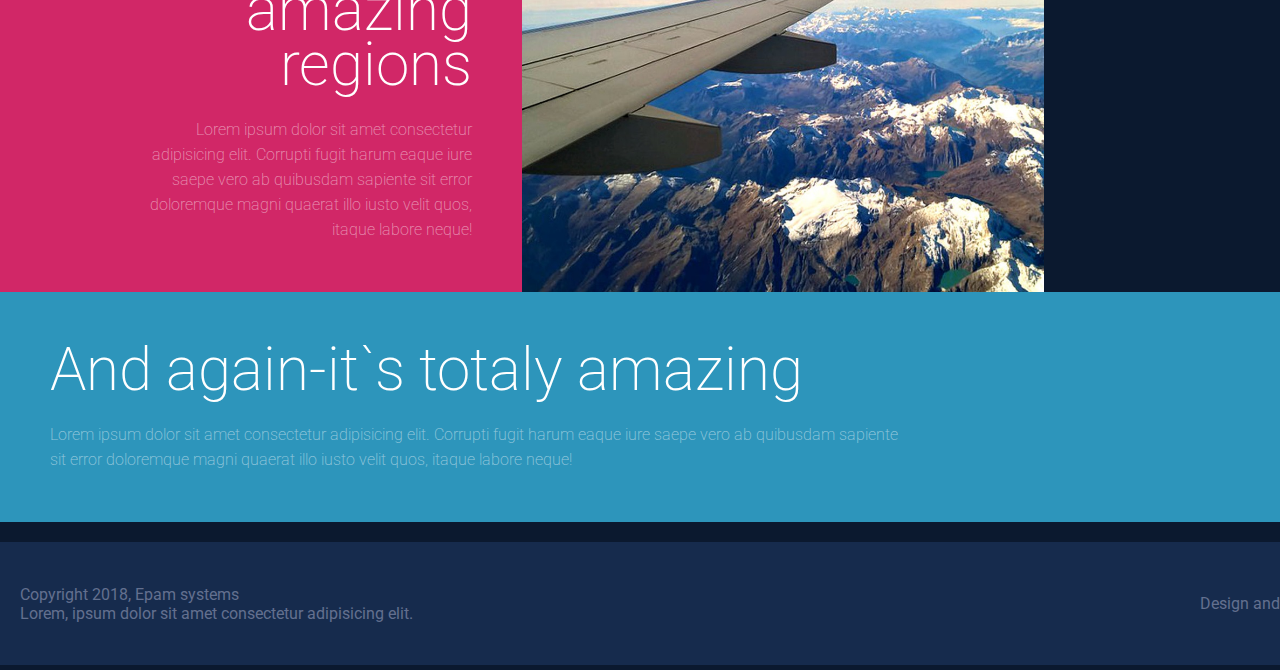
<file: FL11_HW5/homework/index.html>
<!DOCTYPE html>
<html lang="zxx">

  <head>
    <meta charset="UTF-8">
    <meta name="viewport" content="width=device-width, initial-scale=1.0">
    <meta http-equiv="X-UA-Compatible" content="ie=edge">
    <link rel="stylesheet" href="css/styles.css">
    <link href='https://fonts.googleapis.com/css?family=Roboto:400,100,300,700&subset=latin,latin-ext' rel='stylesheet'
      type='text/css'>
    <title>Travel Blog</title>
  </head>

  <body>
    <div class="wrapper">
      <div class="menu">
        <nav class="mobile-menu">
          <span class="mobile-menu-icon"></span>
        </nav>
        <div class="header-logo">
          <a href="#">Travel<span>Blog</span></a>
        </div>
        <nav class="main-nav">
          <ul>
            <li><a href="#">Blog</a></li>
            <li><a href="#">About</a></li>
            <li><a href="#">Archive</a></li>
            <li><a href="#">Contact</a></li>
          </ul>
        </nav>
      </div>
      <section class="content">
        <div class="boxs">
          <div class="table">
            <div class="image-block">
              <div class="hover-image">
              </div>
            </div>
            <div class="text-block post-1">
              <h2>My responsive template</h2>
              <p>Lorem ipsum dolor sit amet consectetur adipisicing elit. Corrupti fugit harum eaque iure saepe vero ab
                quibusdam sapiente sit error doloremque magni quaerat illo iusto velit quos, itaque labore neque!
              </p>
              <h3>
                <span><time datetime="2019-07-07">07</time> mar</span>
              </h3>
            </div>
          </div>
          <div class="sidebar">
            <aside class="bar">
              <div class="sidebar-image">
                <img src="img/news1.jpg" alt="news">
              </div>
              <div class="sidebar-info">
                <h2>This is the first news on blog</h2>
                <p>Lorem ipsum dolor sit amet consectetur adipisicing elit. Facilis, dignissimos!
                  Lorem ipsum dolor sit amet consectetur adipisicing elit. Facilis, dignissimos!
                </p>
              </div>
            </aside>
            <aside class="bar">
              <div class="sidebar-image">
                <img src="img/news2.jpg" alt="news">
              </div>
              <div class="sidebar-info">
                <h2>Second news on the travel blog</h2>
                <p>Lorem ipsum dolor sit amet consectetur adipisicing elit. Facilis, dignissimos!
                  Lorem ipsum dolor sit amet consectetur adipisicing elit. Facilis, dignissimos!
                </p>
              </div>
            </aside>
          </div>
        </div>
        <div class="boxs-2 grid-reverse">
          <div class="image-block">
            <div class="hover-image">
            </div>
          </div>
          <div class="text-block post-2">
            <h2>Amazing travel blog</h2>
            <p>Lorem ipsum dolor sit amet consectetur adipisicing elit. Corrupti fugit harum eaque iure saepe vero ab
              quibusdam sapiente sit error doloremque magni quaerat illo iusto velit quos, itaque labore neque!
            </p>
            <h3>
              <span><time datetime="2019-07-06">06</time> mar</span>
            </h3>
          </div>
        </div>
        <div class="boxs-3">
          <div class="image-block">
            <div class="hover-image">
            </div>
          </div>
          <div class="text-block post-3">
            <h2>Nice minimalist travel</h2>
            <p>Lorem ipsum dolor sit amet consectetur adipisicing elit. Corrupti fugit harum eaque iure saepe vero ab
              quibusdam sapiente sit error doloremque magni quaerat illo iusto velit quos, itaque labore neque!
            </p>
            <h3>
              <span><time datetime="2019-07-04">04</time> mar</span>
            </h3>
          </div>
        </div>
        <div class="boxs-4 grid-reverse">
          <div class="image-block">
            <div class="hover-image">
            </div>
          </div>
          <div class="text-block post-4">
            <h2>With amazing regions</h2>
            <p>Lorem ipsum dolor sit amet consectetur adipisicing elit. Corrupti fugit harum eaque iure saepe vero ab
              quibusdam sapiente sit error doloremque magni quaerat illo iusto velit quos, itaque labore neque!
            </p>
            <h3>
              <span><time datetime="2019-07-01">01</time> mar</span>
            </h3>
          </div>
        </div>
        <div class="boxs-5">
          <div class="text-block post-5">
            <h2>And again-it`s totaly amazing</h2>
            <p>Lorem ipsum dolor sit amet consectetur adipisicing elit. Corrupti fugit harum eaque iure saepe vero ab
              quibusdam sapiente sit error doloremque magni quaerat illo iusto velit quos, itaque labore neque!
            </p>
            <h3>
              <span><time datetime="2019-02-27">27</time> frb</span>
            </h3>
          </div>
        </div>
        <div class="sidebar-2">
          <aside class="bar">
            <div class="sidebar-image">
              <img src="img/news1.jpg" alt="news">
            </div>
            <div class="sidebar-info">
              <h2>This is the first news on blog</h2>
              <p>Lorem ipsum dolor sit amet consectetur adipisicing elit. Facilis, dignissimos!
                Lorem ipsum dolor sit amet consectetur adipisicing elit. Facilis, dignissimos!
              </p>
            </div>
          </aside>
          <aside class="bar">
            <div class="sidebar-image">
              <img src="img/news2.jpg" alt="news">
            </div>
            <div class="sidebar-info">
              <h2>Second news on the travel blog</h2>
              <p>Lorem ipsum dolor sit amet consectetur adipisicing elit. Facilis, dignissimos!
                Lorem ipsum dolor sit amet consectetur adipisicing elit. Facilis, dignissimos!
              </p>
            </div>
          </aside>
        </div>
      </section>
      <footer class="footer">
        <div class="footer-copyright">
          <p>Copyright 2018, Epam systems</p>
          <p>Lorem, ipsum dolor sit amet consectetur adipisicing elit.</p>
        </div>
        <div class="footer-name">
          <p>Design and codding by</p>
        </div>
      </footer>
    </div>
  </body>

</html>
</file>
<file: FL11_HW1/homework/style.css>
html,body,div,span,applet,object,iframe,h1,h2,h3,h4,h5,h6,p,blockquote,pre,a,abbr,acronym,address,big,cite,code,del,dfn,em,font,img,ins,kbd,q,s,samp,small,strike,strong,sub,sup,tt,var,b,u,i,center,dl,dt,dd,ol,ul,li,fieldset,form,label,legend,table,caption,tbody,tfoot,thead,tr,th,td{background:transparent;border:0;margin:0;padding:0;vertical-align:baseline}body{line-height:1}h1,h2,h3,h4,h5,h6{clear:both;font-weight:normal}ol,ul{list-style:none}blockquote{quotes:none}blockquote:before,blockquote:after{content:'';content:none}del{text-decoration:line-through}table{border-collapse:collapse;border-spacing:0}a img{border:0}#container{float:left;margin:0 -240px 0 0;width:100%}#primary,#secondary{float:right;overflow:hidden;width:220px}#secondary{clear:right}#footer{clear:both;width:100%}.one-column #content{margin:0 auto;width:640px}.single-attachment #content{margin:0 auto;width:900px}body,input,textarea,.page-title span,.pingback a.url{font-family:Georgia,"Bitstream Charter",serif}h3#comments-title,h3#reply-title,#access .menu,#access div.menu ul,#cancel-comment-reply-link,.form-allowed-tags,#site-info,#site-title,#wp-calendar,.comment-meta,.comment-body tr th,.comment-body thead th,.entry-content label,.entry-content tr th,.entry-content thead th,.entry-meta,.entry-title,.entry-utility,#respond label,.navigation,.page-title,.pingback p,.reply,.widget-title,.wp-caption-text{font-family:"Helvetica Neue",Arial,Helvetica,"Nimbus Sans L",sans-serif}input[type="submit"]{font-family:"Helvetica Neue",Arial,Helvetica,"Nimbus Sans L",sans-serif}pre{font-family:"Courier 10 Pitch",Courier,monospace}code{font-family:Monaco,Consolas,"Andale Mono","DejaVu Sans Mono",monospace}#access .menu-header,div.menu,#colophon,#branding,#main,#wrapper{margin:0 auto;width:940px}#wrapper{background:#fff;margin-top:20px;padding:0 20px}#footer-widget-area{overflow:hidden}#footer-widget-area .widget-area{float:left;margin-right:20px;width:220px}#footer-widget-area #fourth{margin-right:0}#site-info{float:left;font-size:14px;font-weight:bold;width:700px}#site-generator{float:right;width:220px}body{background:#f1f1f1}body,input,textarea{color:#666;font-size:12px;line-height:18px}hr{background-color:#e7e7e7;border:0;clear:both;height:1px;margin-bottom:18px}p{margin-bottom:18px}ul{list-style:square;margin:0 0 18px 1.5em}ol{list-style:decimal;margin:0 0 18px 1.5em}ol ol{list-style:upper-alpha}ol ol ol{list-style:lower-roman}ol ol ol ol{list-style:lower-alpha}ul ul,ol ol,ul ol,ol ul{margin-bottom:0}dl{margin:0 0 24px 0}dt{font-weight:bold}dd{margin-bottom:18px}strong{font-weight:bold}cite,em,i{font-style:italic}big{font-size:131.25%}ins{background:#ffc;text-decoration:none}blockquote{font-style:italic;padding:0 3em}blockquote cite,blockquote em,blockquote i{font-style:normal}pre{background:#f7f7f7;color:#222;line-height:18px;margin-bottom:18px;overflow:auto;padding:1.5em}abbr,acronym{cursor:help}sup,sub{height:0;line-height:1;position:relative;vertical-align:baseline}sup{bottom:1ex}sub{top:.5ex}small{font-size:smaller}input{margin-bottom:10px}input[type="text"],input[type="password"],input[type="email"],input[type="url"],input[type="number"],textarea{background:#f9f9f9;border:1px solid #ccc;box-shadow:inset 1px 1px 1px rgba(0,0,0,0.1);-moz-box-shadow:inset 1px 1px 1px rgba(0,0,0,0.1);-webkit-box-shadow:inset 1px 1px 1px rgba(0,0,0,0.1);padding:2px}a:link{color:#06c}a:visited{color:#743399}a:active,a:hover{color:#ff4b33}.screen-reader-text{clip:rect(1px,1px,1px,1px);overflow:hidden;position:absolute !important;height:1px;width:1px}#header{padding:30px 0 0 0}#site-title{float:left;font-size:30px;line-height:36px;margin:0 0 18px 0;width:700px}#site-title a{color:#000;font-weight:bold;text-decoration:none}#site-description{color:#000;clear:right;float:right;font-style:italic;margin:15px 0 18px 0;opacity:.65;width:220px}#branding img{border-top:4px solid #000;border-bottom:1px solid #000;display:block;float:left}#access{background:#000;display:block;float:left;margin:0 auto;width:940px}#access .menu-header,div.menu{font-size:13px;margin-left:12px;width:928px}#access .menu-header ul,div.menu ul{list-style:none;margin:0}#access .menu-header li,div.menu li{float:left;position:relative}#access a{color:#aaa;display:block;line-height:38px;padding:0 10px;text-decoration:none}#access ul ul{box-shadow:0 3px 3px rgba(0,0,0,0.2);-moz-box-shadow:0 3px 3px rgba(0,0,0,0.2);-webkit-box-shadow:0 3px 3px rgba(0,0,0,0.2);display:none;position:absolute;top:38px;left:0;float:left;width:180px;z-index:99999}#access ul ul li{min-width:180px}#access ul ul ul{left:100%;top:0}#access ul ul a{background:#333;line-height:1em;padding:10px;width:160px;height:auto}#access li:hover>a,#access ul ul:hover>a{background:#333;color:#fff}#access ul li:hover>ul{display:block}#access ul li.current_page_item>a,#access ul li.current_page_ancestor>a,#access ul li.current-menu-ancestor>a,#access ul li.current-menu-item>a,#access ul li.current-menu-parent>a{color:#fff}* html #access ul li.current_page_item a,* html #access ul li.current_page_ancestor a,* html #access ul li.current-menu-ancestor a,* html #access ul li.current-menu-item a,* html #access ul li.current-menu-parent a,* html #access ul li a:hover{color:#fff}#main{clear:both;overflow:hidden;padding:40px 0 0 0}#content{margin-bottom:36px}#content,#content input,#content textarea{color:#333;font-size:16px;line-height:24px}#content p,#content ul,#content ol,#content dd,#content pre,#content hr{margin-bottom:24px}#content ul ul,#content ol ol,#content ul ol,#content ol ul{margin-bottom:0}#content pre,#content kbd,#content tt,#content var{font-size:15px;line-height:21px}#content code{font-size:13px}#content dt,#content th{color:#000}#content h1,#content h2,#content h3,#content h4,#content h5,#content h6{color:#000;line-height:1.5em;margin:0 0 20px 0}#content table{border:1px solid #e7e7e7;margin:0 -1px 24px 0;text-align:left;width:100%}#content tr th,#content thead th{color:#777;font-size:12px;font-weight:bold;line-height:18px;padding:9px 24px;border-right:1px solid #e7e7e7}#content tr td{border-top:1px solid #e7e7e7;padding:6px 24px;border-right:1px solid #e7e7e7}#content tr.odd td{background:#f2f7fc}.hentry{margin:0 0 48px 0}.home .sticky{background:#f2f7fc;border-top:4px solid #000;margin-left:-20px;margin-right:-20px;padding:18px 20px}.single .hentry{margin:0 0 36px 0}.page-title{color:#000;font-size:14px;font-weight:bold;margin:0 0 36px 0}.page-title span{color:#333;font-size:16px;font-style:italic;font-weight:normal}.page-title a:link,.page-title a:visited{color:#777;text-decoration:none}.page-title a:active,.page-title a:hover{color:#ff4b33}#content .entry-title{color:#000;font-size:21px;font-weight:bold;line-height:1.3em;margin-bottom:0}.entry-title a:link,.entry-title a:visited{color:#000;text-decoration:none}.entry-title a:active,.entry-title a:hover{color:#ff4b33}.entry-meta{color:#777;font-size:12px}.entry-meta abbr,.entry-utility abbr{border:0}.entry-meta abbr:hover,.entry-utility abbr:hover{border-bottom:1px dotted #666}.single-author .by-author{position:absolute !important;clip:rect(1px 1px 1px 1px);clip:rect(1px,1px,1px,1px)}.entry-content,.entry-summary{clear:both;padding:12px 0 0 0}.entry-content .more-link{white-space:nowrap}#content .entry-summary p:last-child{margin-bottom:12px}.entry-content fieldset{border:1px solid #e7e7e7;margin:0 0 24px 0;padding:24px}.entry-content fieldset legend{background:#fff;color:#000;font-weight:bold;padding:0 24px}.entry-content input{margin:0 0 24px 0}.entry-content input.file,.entry-content input.button{margin-right:24px}.entry-content label{color:#777;font-size:12px}.entry-content select{margin:0 0 24px 0}.entry-content sup,.entry-content sub{font-size:10px}.entry-content blockquote.left{float:left;margin-left:0;margin-right:24px;text-align:right;width:33%}.entry-content blockquote.right{float:right;margin-left:24px;margin-right:0;text-align:left;width:33%}.page-link{clear:both;color:#000;font-weight:bold;line-height:48px;word-spacing:.5em}.page-link a:link,.page-link a:visited{background:#f1f1f1;color:#333;font-weight:normal;padding:.5em .75em;text-decoration:none}.home .sticky .page-link a{background:#d9e8f7}.page-link a:active,.page-link a:hover{color:#ff4b33}body.page .edit-link{clear:both;display:block}#entry-author-info{background:#f2f7fc;border-top:4px solid #000;clear:both;font-size:14px;line-height:20px;margin:24px 0;overflow:hidden;padding:18px 20px}#entry-author-info #author-avatar{background:#fff;border:1px solid #e7e7e7;float:left;height:60px;margin:0 -104px 0 0;padding:11px}#entry-author-info #author-description{float:left;margin:0 0 0 104px}#entry-author-info h2{color:#000;font-size:100%;font-weight:bold;margin-bottom:0}.entry-utility{clear:both;color:#777;font-size:12px;line-height:18px}.entry-meta a,.entry-utility a{color:#777}.entry-meta a:hover,.entry-utility a:hover{color:#ff4b33}#content .video-player{padding:0}.format-standard .wp-video,.format-standard .wp-audio-shortcode,.format-audio .wp-audio-shortcode,.format-standard .video-player{margin-bottom:24px}.home #content .format-aside p,.home #content .category-asides p{font-size:14px;line-height:20px;margin-bottom:10px;margin-top:0}.format-gallery .size-thumbnail img,.category-gallery .size-thumbnail img{border:10px solid #f1f1f1;margin-bottom:0}.format-gallery .gallery-thumb,.category-gallery .gallery-thumb{float:left;margin-right:20px;margin-top:-4px}.home #content .format-gallery .entry-utility,.home #content .category-gallery .entry-utility{padding-top:4px}.attachment .entry-content .entry-caption{font-size:140%;margin-top:24px}.attachment .entry-content .nav-previous a:before{content:'\2190\00a0'}.attachment .entry-content .nav-next a:after{content:'\00a0\2192'}#content img.size-auto,#content img.size-full,#content img.size-large,#content img.size-medium,#content .entry-attachment img,#content .widget-container img{max-width:100%;height:auto}#ie8 #content img.size-auto,#ie8 #content img.size-full,#ie8 #content img.size-large,#ie8 #content img.size-medium,#ie8 #content .entry-attachment img{width:auto}.alignleft,img.alignleft{display:inline;float:left;margin-right:24px;margin-top:4px}.alignright,img.alignright{display:inline;float:right;margin-left:24px;margin-top:4px}.aligncenter,img.aligncenter{clear:both;display:block;margin-left:auto;margin-right:auto}img.alignleft,img.alignright,img.aligncenter{margin-bottom:12px}.wp-caption{background:#f1f1f1;line-height:18px;margin-bottom:20px;max-width:100%;padding:4px;text-align:center}.wp-caption img{margin:5px 5px 0;max-width:622px}.wp-caption p.wp-caption-text{color:#777;font-size:12px;margin:5px}.wp-smiley{margin:0}.gallery{margin:0 auto 18px}.gallery .gallery-item{float:left;margin-top:0;text-align:center}.gallery-columns-1 .gallery-item{width:100%}.gallery-columns-2 .gallery-item{width:50%}.gallery-columns-3 .gallery-item{width:33%}.gallery-columns-4 .gallery-item{width:25%}.gallery-columns-5 .gallery-item{width:20%}.gallery-columns-6 .gallery-item{width:16%}.gallery-columns-7 .gallery-item{width:14%}.gallery-columns-8 .gallery-item{width:12%}.gallery-columns-9 .gallery-item{width:11%}.gallery-columns-1 img{max-width:620px}.gallery-columns-2 img{max-width:288px}.gallery-columns-3 img{max-width:177px}.gallery-columns-4 img{max-width:122px}.gallery-columns-5 img{max-width:88px}.gallery-columns-6 img{max-width:66px}.gallery-columns-7 img{max-width:50px}.gallery-columns-8 img{max-width:39px}.gallery-columns-9 img{max-width:29px}.gallery-item img{height:auto}.gallery-columns-2 .attachment-medium{max-width:92%;height:auto}.gallery-columns-4 .attachment-thumbnail{max-width:84%;height:auto}.gallery .gallery-caption{color:#777;font-size:12px;margin:0 0 12px}.gallery dl{margin:0}.gallery img{border:10px solid #f1f1f1}.gallery br+br{display:none}#content .entry-attachment img{display:block;margin:0 auto}.navigation{color:#777;font-size:12px;line-height:18px;overflow:hidden}.navigation a:link,.navigation a:visited{color:#777;text-decoration:none}.navigation a:active,.navigation a:hover{color:#ff4b33}.nav-previous{float:left;width:50%}.nav-next{float:right;text-align:right;width:50%}#nav-above{margin:0 0 18px 0}#nav-above{display:none}.paged #nav-above,.single #nav-above{display:block}#nav-below{margin:-18px 0 0 0}#comments{clear:both}#comments .navigation{padding:0 0 18px 0}h3#comments-title,h3#reply-title{color:#000;font-size:20px;font-weight:bold;margin-bottom:0}h3#comments-title{padding:24px 0}.commentlist{list-style:none;margin:0}.commentlist li.comment{border-bottom:1px solid #e7e7e7;line-height:24px;margin:0 0 24px 0;padding:0 0 0 56px;position:relative}.commentlist li:last-child{border-bottom:0;margin-bottom:0}#comments .comment-body ul,#comments .comment-body ol{margin-bottom:18px}#comments .comment-body p:last-child{margin-bottom:6px}#comments .comment-body blockquote p:last-child{margin-bottom:24px}.commentlist ol{list-style:decimal}.commentlist .avatar{position:absolute;top:4px;left:0}.comment-author cite{color:#000;font-style:normal;font-weight:bold}.comment-author .says{font-style:italic}.comment-meta{font-size:12px;margin:0 0 18px 0}.comment-meta a:link,.comment-meta a:visited{color:#777;text-decoration:none}.comment-meta a:active,.comment-meta a:hover{color:#ff4b33}.commentlist .bypostauthor>div{background:#f2f7fc;border-top:4px solid #000;margin-bottom:10px;padding:10px 0 0 20px}.reply{font-size:12px;padding:0 0 24px 0}.reply a,a.comment-edit-link{color:#777}.reply a:hover,a.comment-edit-link:hover{color:#ff4b33}.commentlist .children{list-style:none;margin:0}.commentlist .children li{border:0;margin:0}.nopassword,.nocomments{display:none}#comments .pingback{border-bottom:1px solid #e7e7e7;margin-bottom:18px;padding-bottom:18px}.commentlist li.comment+li.pingback{margin-top:-6px}#comments .pingback p{color:#777;display:block;font-size:12px;line-height:18px;margin:0}#comments .pingback .url{font-size:13px;font-style:italic}input[type="submit"]{color:#333}form{text-align:right}input{width:200px}#respond{border-top:1px solid #e7e7e7;margin:24px 0;overflow:hidden;position:relative}#respond p{margin:0}#respond .comment-notes{margin-bottom:1em}.form-allowed-tags{line-height:1em}.children #respond{margin:0 48px 0 0}h3#reply-title{margin:18px 0}#comments-list #respond{margin:0 0 18px 0}#comments-list ul #respond{margin:0}#cancel-comment-reply-link{font-size:12px;font-weight:normal;line-height:18px}#respond .required{color:#ff4b33;font-weight:bold}#respond label{color:#777;font-size:12px}#respond input{margin:0 0 9px;width:98%}#respond textarea{width:98%}#respond .form-allowed-tags{color:#777;font-size:12px;line-height:18px}#respond .form-allowed-tags code{font-size:11px}#respond .form-submit{margin:12px 0}#respond .form-submit input{font-size:14px;width:auto}.widget-area ul{list-style:none;margin-left:0}.widget-area ul ul{list-style:square;margin-left:1.3em}.widget-area select{max-width:100%}.widget_search #s{width:60%}.widget_search label{display:none}.widget-container{word-wrap:break-word;-webkit-hyphens:auto;-moz-hyphens:auto;hyphens:auto;margin:0 0 18px 0}.widget-container .wp-caption img{margin:auto}.widget-container.widget_image .wp-caption{width:auto}.widget-container.widget_image .wp-caption img{margin-left:-8px}.widget-title{color:#222;font-size:14px;font-weight:bold}.widget-area a:link,.widget-area a:visited{text-decoration:none}.widget-area a:active,.widget-area a:hover{text-decoration:underline}.widget-area .entry-meta{font-size:11px}#wp_tag_cloud div{line-height:1.6em}#wp-calendar{width:100%}#wp-calendar caption{color:#222;font-size:14px;font-weight:bold;padding-bottom:4px;text-align:left}#wp-calendar thead{font-size:11px}#wp-calendar tbody{color:#aaa}#wp-calendar tbody td{background:#f5f5f5;border:1px solid #fff;padding:3px 0 2px;text-align:center}#wp-calendar tbody .pad{background:0}#wp-calendar tfoot #next{text-align:right}.widget_rss a.rsswidget{color:#000}.widget_rss a.rsswidget:hover{color:#ff4b33}.widget_rss .widget-title img{width:11px;height:11px}#main .widget-area ul{margin-left:0;padding:0 20px 0 0}#main .widget-area ul ul{border:0;margin-left:1.3em;padding:0}#main .widget-container.music-player ul{margin:0}#footer{margin-bottom:20px}#colophon{border-top:4px solid #000;margin-top:-4px;overflow:hidden;padding:18px 0}#site-info{font-weight:bold}#site-info a{color:#000;text-decoration:none}#site-generator{font-style:italic;position:relative}#site-generator a{background:url(images/wordpress.png) center left no-repeat;color:#666;display:inline-block;line-height:16px;padding-left:20px;text-decoration:none}#site-generator a:hover{text-decoration:underline}img#wpstats{display:block;margin:0 auto 10px}pre{-webkit-text-size-adjust:140%}code{-webkit-text-size-adjust:160%}#access,.entry-meta,.entry-utility,.navigation,.widget-area{-webkit-text-size-adjust:120%}#site-description{-webkit-text-size-adjust:none}@media print{body{background:none !important}#wrapper{clear:both !important;display:block !important;float:none !important;position:relative !important}#header{border-bottom:2pt solid #000;padding-bottom:18pt}#colophon{border-top:2pt solid #000}#site-title,#site-description{float:none;line-height:1.4em;margin:0;padding:0}#site-title{font-size:13pt}.entry-content{font-size:14pt;line-height:1.6em}.entry-title{font-size:21pt}#access,#branding img,#respond,.comment-edit-link,.edit-link,.navigation,.page-link,.widget-area{display:none !important}#container,#header,#footer{margin:0;width:100%}#content,.one-column #content{margin:24pt 0 0;width:100%}.wp-caption p{font-size:11pt}#site-info,#site-generator{float:none;width:auto}#colophon{width:auto}img#wpstats{display:none}#site-generator a{margin:0;padding:0}#entry-author-info{border:1px solid #e7e7e7}#main{display:inline}.home .sticky{border:0}}img{width:140px;vertical-align:middle;display:block;margin:0 auto;margin-left:calc(50% - 50px);margin-bottom:20px}nav>a{padding:10px;color:#0279c1}nav>a b:hover{color:#00527a}nav>a:visited{color:#0279c1}article{padding-left:10px}footer{margin-top:20px;padding:40px 20px;text-align:center;background:#3333}
</file>
<file: FL11_HW2/homework/css/general.css>
/* 

please don't edit this styles

*/

h2.tm-section-title {
    color: lightskyblue;
}

a:focus {
    color: #666;
    outline: 0
}

ul {
    padding: 0;
    margin: 0
}

body {
    background-color: #f5f5f5;
    color: #000;
    font-family: 'Open Sans', Helvetica, Arial, sans-serif;
    font-size: 16px;
    font-weight: 300;
    padding-top: 30px;
    overflow-x: hidden
}

section:before {
    position: absolute;
    z-index: 1
}

.box,
.tm-content-box,
.tm-main-nav {
    background-color: #fff
}

.tm-sidebar {
    z-index: 10;
    position: fixed;
    left: 0;
    right: 0;
    top: 0;
    width: 100%;
}

.tm-sidebar ul{
    margin: 0px;
    display: flex;
}

.tm-main-nav {
    font-size: 1.5em;
    text-align: center
}

.tm-nav-item {
    list-style: none;
    width: 100%;
}

.tm-nav-item-link {
    border: 1px solid transparent;
    color: #666;
    display: block;
    padding: 10px;
    width: 100%;
    -webkit-transition: all .3s ease;
    transition: all .3s ease
}

.carousel-indicators li,
.tm-banner-inner {
    border: 1px solid lightgrey
}


.tm-nav-item-link.active,
.tm-nav-item-link:hover {
    color: #666;
    text-decoration: none;
}

.tm-nav-item-link:focus {
    text-decoration: none
}

.tm-banner-text,
.tm-banner-title,
.tm-section-title {
    color: #666;
    font-weight: 300;
    margin: 0
}

.tm-section-title {
    margin-bottom: 20px
}

.tm-section-title-box {
    margin-bottom: 0
}

.tm-banner-title {
    font-size: 3.3em;
    letter-spacing: 2px;
    text-transform: uppercase
}

.tm-main-content {
    padding-top: 70px;
}

.tm-content-box {
    overflow: hidden;
    margin-bottom: 30px
}

.padding-medium {
    padding: 40px
}

.tm-banner {
    padding: 30px
}

.tm-banner-inner {
    padding: 30px 0;
    height: 100%;
    text-align: center;
    display: flex;
    -webkit-box-orient: vertical;
    -webkit-box-direction: normal;
    -webkit-flex-direction: column;
    -ms-flex-direction: column;
    flex-direction: column;
    -webkit-box-align: center;
    -webkit-align-items: center;
    -ms-flex-align: center;
    align-items: center;
    -webkit-box-pack: center;
    -webkit-justify-content: center;
    -ms-flex-pack: center;
    justify-content: center
}

.tm-banner-inner img{
    width: 120px;
}

.tm-banner-text {
    font-size: 1.4em
}

.boxes,
.tm-box-bg-title {
    display: -webkit-box;
    display: -webkit-flex;
    display: -ms-flexbox
}

/*.flex-item {*/
    /*-webkit-box-flex: 0 1 auto;*/
    /*-webkit-flex: 0 1 auto;*/
    /*-ms-flex: 0 1 auto;*/
    /*flex: 0 1 auto*/
/*}*/

.section-description {
    line-height: 1.8;
    margin-bottom: 25px
}

.section-description:last-child {
    margin-bottom: 0
}

.tm-team-description-container {
    max-width: 500px
}

.tm-team-info {
    display: flex
}

.box {
    list-style: none;
    width: 33.3333%;
    height: auto;
}

.box-bg {
    position: relative
}

.box-img {
    width: 100%;
}

.tm-box-bg-title {
    position: absolute;
    top: 0;
    right: 0;
    bottom: 0;
    left: 0;
    display: flex;
    -webkit-box-align: center;
    -webkit-align-items: center;
    -ms-flex-align: center;
    align-items: center;
    -webkit-box-pack: center;
    -webkit-justify-content: center;
    -ms-flex-pack: center;
    justify-content: center
}

.boxes {
    display: flex;
    -webkit-flex-wrap: wrap;
    -ms-flex-wrap: wrap;
    flex-wrap: wrap
}

.gallery-container a {
    cursor: -webkit-zoom-in;
    cursor: zoom-in
}

.carousel {
    position: relative;
    height: auto;
    padding: 50px 50px 80px;
    text-align: center
}

.carousel-indicators {
    bottom: 30px
}

.carousel-content {
    color: #000;
    display: -webkit-box;
    display: -webkit-flex;
    display: -ms-flexbox;
    display: flex;
    -webkit-box-align: center;
    -webkit-align-items: center;
    -ms-flex-align: center;
    align-items: center
}

.carousel-indicators .active {
    background-color: lightgrey
}

.contact-form {
    overflow: hidden
}

.form-control {
    border-radius: 0;
    font-size: 1em
}

.form-control:focus {
    border-color: lightgrey;
    box-shadow: inset 0 1px 1px rgba(0, 0, 0, .075), 0 0 8px rgba(153, 153, 153, .45)
}

.form-group {
    margin-bottom: 20px
}

.form-group-2-col-left {
    padding-left: 0;
    padding-right: 5px
}

.form-group-2-col-right {
    padding-right: 0;
    padding-left: 5px
}

.mandatory-field:after {
    position: absolute;
    top: 0;
    right: 7px
}

.carousel-inner>.carousel-item>a>img, .carousel-inner>.carousel-item>img, .img-contact-us {
    width: 100%;
}

.tm-footer {
    color: #666;
    padding-bottom: 15px
}
</file>
<file: FL11_HW2/homework/css/style.css>
section {
  box-shadow: 0px 0px 10px 0px rgba(61, 55, 61, 0.7);
}

#home {
  box-shadow: 0px 0px 10px 0px rgba(61, 55, 61, 0.7);
}

.tm-banner-inner {
  background-color: #ffffff;
}

.tm-banner {
  background-color: #76cdd7;
  width: 100%;
}

#about ul li:hover{
  background-color: #87cefa;
}

#about ul li:hover h2 {
  color: #fff;
  font-weight: 400;
}

.tm-banner-inner p {
  text-shadow: 0px 5px 0px #76cdd7;
  letter-spacing: 7px;
  word-spacing: 5px;
}

section::before {
  content: '';
  border-style: solid;
  border-width: 40px 40px 0 0;
  display: block;
  width: 0;
  height: 0;
  border-color: #87cefa transparent transparent transparent;
}

.heading h2 {
  color: #76cdd7;
  text-align: center;
  
}

.heading ol {
  list-style-type: upper-roman;
}

.heading ol li {
  padding-left: 5px;
}

.heading ol li a {
  text-decoration: none;
  color: #000000;
  
}

.heading ol li a:visited {
  color: #ffb347;
}

.heading ol li:hover a {
  padding-left: 3px;
  color: #ffb347;
  font-weight: 700;
  border-left: 3px solid #ffb347;
  
}

.heading ol li:nth-child(1)::after,
.heading ol li:nth-child(3)::after {
  content: 'New';
  color: #ff0000;
  font-size: 12px;
  position: absolute;
  font-weight: 600;
  font-variant: small-caps;
}

.blocks li {
  padding: 10px;
}

.blocks ul li p::first-letter {
  color: #000000;
  font-size: 25px;
}
.blocks li:nth-child(odd) {
  background-color: #ffffff;
}

.blocks li:nth-child(even) {
  background-color: #f5f5f5;
}

.box .box-work p::first-letter {
  color: #000000;
}

.blocks ul li p {
  font-size: 16px;
  font-style: italic;
  
}
.blocks .tm-team-description-container .tm-section-description:nth-child(2) {
  font-style: italic;
}
.blocks .tm-team-description-container .tm-section-description:nth-child(2)::first-letter {
padding-left: 20px;
}

#contact_name {
  border-left: none;
  border-right: none;
  border-top: none;
  border-bottom: 3px solid #9cd7fa;
  border-radius: 3px;
  color: #7c7c7c;
}

#contact_email {
  background-color: #ffffff;
  border-radius: 5px;
  border: 3px solid #9cd7fa;
  border-left: none;
  border-right: none;
  border-top: none;
  color: #fff;
}
#contact_email:focus {
background-color: #76CDD7;
  color: #fff;
}

#contact_email::placeholder {
  color: #c7c7c7;
}


#contact_subject {
  border-left: none;
  border-right: none;
  border-top: none;
  border-bottom: 3px solid #9cd7fa;
  border-radius: 3px;
  color: #7c7c7c;
}

.form-control:focus {
  box-shadow: 0 0 0 0 transparent;
}

.contact-form .btn {
  display: block;
  margin-right: 0;
  margin-left: auto;
  background-color: #fff;
  border: 3px solid #9cd7fa;
  width: 150px;
  height: 50px;
  color: #9cd7fa;
  border-radius: 0;

}

.contact-form .btn:hover {
  background-color: #9cd7fa;
  border: 3px solid #9cd7fa;
  color: #fff;

}

#contact_message {
  resize: none;
  border-radius: 5px;
  border: 3px solid #9cd7fa;
  color: #7c7c7c;
}

.tm-main-nav {
  box-shadow: 0px 0px 15px 0px rgba(61, 55, 61, 0.7);
}

.tm-main-nav ul li:hover {
  background-color: #f5f5f5;
}

.tm-content-box:nth-child(1) {
  display: flex;
  align-items: center;
}

.mandatory-field::after {
  content: "";
  background: url(../img/email-icon.png) no-repeat;
  background-size: 25px;
  width: 25px;
  height: 25px;
  display: block;
  margin-top: 5px;
  background-position: right;
}

.tm-content-box:nth-child(1) p:nth-child(2) {
  
  font-style: italic;
}

.tm-content-box:nth-child(1) p:nth-child(2)::first-letter {
  padding-left: 30px;
}

.tm-content-box:nth-child(1) p:nth-child(3)::first-letter {
  padding-left: 30px;
}

.tm-content-header p {
  animation-duration: 3s;
  animation-name: flip;
  animation-iteration-count: infinite;
}

@keyframes flip {
  from {
    transform: perspective(0) rotate3d(0, 1, 0, -360deg);
    animation-timing-function: ease-out;
  }

  15% {
    transform: perspective(0) rotate3d(0, 1, 0, -250deg);
    animation-timing-function: ease-out;
  }

  50% {
    transform: perspective(0) rotate3d(0, 1, 0, -180deg);
    animation-timing-function: ease-in;
  }

  80% {
    transform: perspective(0) rotate3d(0, 1, 0, 0deg);
    animation-timing-function: ease-in;
  }

  to {
    transform: perspective(0) rotate3d(0, 1, 0, 0deg);
    animation-timing-function: ease-in;
  }
}


@media print {

  body {
    background-color: #ffffff;
    padding-top: 0;
  }

  .tm-banner {
    padding: 0 0 40px 0;
  }

  .tm-sidebar {
    display: none;
  }

  .tm-team-img {
    display: none;
  }

  #about {
    display: none;
  }

  .gallery-container {
    display: none;
  }

  .img-contact-us {
    display: none;
  }

  .tm-content-box {
    padding: 0;
    margin: 0;
  }

  #contact {
    display: none;
  }

  .carousel-indicators {
    display: none;
  }

  .tm-main-content {
    padding-top: 0;
  }

  .tm-team-description-container {
    margin-top: 30px;
    width: 100%;
    max-width: 100%;
    text-align: center;
  }

  .padding-medium {
    justify-content: center;
    align-items: center;
    flex-direction: column;
    padding: 0 0 0 0;
    display: flex;
    }

  .heading h2 {
    font-weight: 200;
    color: #87cefa;
  }

  .heading ol {
    max-width: 200px;
    margin: 0;
    padding: 0;
    list-style: none;
    width: 100%;
    
  }
  .heading ol li a:visited {
    color: transparent !important;
  }

  .heading ol li:nth-child(1)::after,
  .heading ol li:nth-child(3)::after {
    display: none;
  }

  .heading ol li {
    list-style: none;
  }
  .heading a {
    color: #000000;
  }

  .heading li {
    width: 100%;
  }

  .heading li::first-letter {
    color: #87cefa;
    font-size: 24px;
  }

  .heading li:nth-child(even) {
    text-align: right;
  }

  .heading li:nth-child(odd) {
    text-align: left;
  }

  .tm-footer {
    padding: 0;
  }

  .tm-footer p {
    margin: 0;
  }

  .tm-team-description-container .tm-section-description:nth-child(2){
    font-style: normal;
}
  .tm-content-box:nth-child(1) p:nth-child(2) {
    font-style: normal;
    color: #000000;
  }

  .tm-content-header p {
    text-shadow: none;
    letter-spacing: 0;
    word-spacing: 0;
  }

  .tm-content-box:nth-child(1) {
    display: block;
  }

section::before {
    content: '';
    display: none !important;
  }
}
</file>
<file: FL11_HW3/homework/css/style1.css>
body {
  background-color: #ffffff;
  width: 100%;
  height: auto;
  margin: 0; }

.landing-logo {
  display: flex;
  align-items: center; }
  .landing-logo p {
    line-height: 22px;
    font-size: 24px;
    padding-left: 18px;
    margin: 0;
    padding-top: 12px;
    text-align: center;
    display: flex;
    flex-wrap: wrap;
    flex-direction: column;
    font-family: "Hind", sans-serif;
    font-weight: 700;
    color: #363a4d; }
    .landing-logo p span {
      font-size: 12px;
      letter-spacing: -1px;
      text-align: center;
      font-weight: 100; }

.header {
  position: relative;
  background-image: url("../img/m-h-day.jpg");
  background-repeat: no-repeat;
  background-size: cover;
  background-position: 50% 50%;
  width: 100%;
  height: auto;
  margin: 0;
  padding: 0;
  border-radius: 0 0 420px 0;
  z-index: 900; }
  .header .header-wrap {
    height: auto;
    display: block;
    padding-bottom: 220px;
    padding-top: 22px;
    width: 85%;
    margin-left: auto;
    margin-right: auto; }
  .header_heading {
    color: #363a4d;
    font-size: 72px;
    font-family: "Source Sans Pro", sans-serif;
    font-weight: 900;
    width: 100%;
    max-width: 620px; }
    .header_heading:after {
      min-height: 20px;
      position: relative;
      left: 0;
      z-index: -1;
      top: -33px;
      display: block;
      background-color: #15aad3;
      content: '';
      width: 295px;
      height: auto; }
  .header_text {
    font-family: "Hind", sans-serif;
    color: #363a4d;
    width: 100%;
    max-width: 510px;
    margin-bottom: 70px; }
  .header_button {
    font-family: "Source Sans Pro", sans-serif;
    color: #ffffff;
    background-color: #1e991e;
    width: 140px;
    height: 45px;
    border-radius: 4px;
    border: none;
    outline: none;
    cursor: pointer;
    font-size: 18px; }
    .header_button:hover, .section_banner_button:hover {
      background-color: #15aad3;
      transform: scale(1.1); }

.section {
  width: 100%;
  height: auto;
  position: relative; }
  .section_text {
    font-size: 42px;
    color: #363a4d;
    z-index: 200;
    font-weight: 500;
    display: table;
    margin: 0 auto;
    padding: 35px 0;
    width: auto;
    height: auto;
    position: relative;
    text-align: center;
    font-family: 'Source Sans Pro', sans-serif; }
    .section_text::after {
      content: '';
      background-color: #15aad3;
      width: 178px;
      height: auto;
      min-height: 11px;
      position: absolute;
      right: 3%;
      z-index: -1;
      bottom: 35%; }
  .section_card_wrap {
    margin-left: auto;
    margin-right: auto;
    display: flex;
    background-color: transparent;
    flex-direction: row;
    justify-content: space-between;
    width: 85%;
    margin-bottom: 150px; }
  .section_card {
    display: flex;
    justify-content: flex-start;
    background-color: #21232E;
    margin: 0 10px;
    border-radius: 5px;
    flex-direction: column;
    padding: 15px;
    position: relative;
    max-width: 33.3%;
    width: 100%; }
    .section_card_img {
      width: 100%;
      height: 235px;
      border-radius: 5px; }
    .section_card_heading {
      margin-top: 10px;
      font-size: 24px;
      text-align: center;
      color: #ffffff;
      font-family: "Source Sans Pro", sans-serif;
      font-weight: 700;
      position: relative;
      z-index: 100;
      flex-direction: column;
      margin: 0 auto;
      display: table;
      width: auto; }
    .section_card_underline {
      top: -13px;
      width: 100%;
      background-color: #15aad3;
      height: auto;
      min-height: 15px;
      position: relative;
      display: table;
      z-index: -2; }
    .section_card_text {
      color: #cdcddd;
      font-family: "Hind", sans-serif;
      text-align: center; }
  .section_banner {
    width: 100%;
    height: auto;
    position: relative;
    display: flex;
    justify-content: center;
    align-items: center;
    margin-bottom: -80px;
    z-index: 100; }
    .section_banner_text_wrap {
      background: linear-gradient(to right, #1e991e, #3256b9);
      max-width: 990px;
      position: relative;
      z-index: 100;
      display: block;
      width: 100%;
      border-radius: 5px; }
    .section_banner_button {
      border-radius: 4px;
      border: none;
      outline: none;
      cursor: pointer;
      font-size: 16px;
      font-family: "Source Sans Pro", sans-serif;
      color: #ffffff;
      z-index: 400;
      display: block;
      position: relative;
      right: 16%;
      background-color: #1e991e;
      width: 140px;
      height: 50px; }
    .section_banner_heading {
      color: #363a4d;
      font-family: "Source Sans Pro", sans-serif;
      max-width: 600px;
      z-index: 200;
      margin: 35px 0 10px 100px;
      font-weight: 700;
      font-size: 34px;
      width: 100%; }
      .section_banner_heading:after {
        content: '';
        background-color: #15aad3;
        width: 75px;
        height: auto;
        min-height: 15px;
        position: relative;
        left: 22.5%;
        z-index: -1;
        top: -21px;
        display: block; }
    .section_banner_text {
      width: 100%;
      max-width: 600px;
      color: #cdcddd;
      font-size: 22px;
      font-family: "Hind", sans-serif;
      margin: 0 0 40px 100px; }

.footer {
  width: 100%;
  height: auto;
  position: relative;
  background-color: #363a4d;
  padding: 150px 0 50px 0; }
  .footer .footer-wrap {
    width: 85%;
    position: relative;
    margin: 0 auto;
    display: flex;
    flex-direction: row;
    justify-content: space-between;
    align-items: center; }
    .footer .footer-wrap .footer-cr {
      color: #cdcddd;
      font-family: "Hind", sans-serif;
      font-size: 18px; }
  .footer_logo {
    display: flex;
    flex-direction: row; }
    .footer_logo img {
      padding-right: 15px; }
    .footer_logo p {
      color: #cdcddd;
      font-size: 30px;
      margin: 0;
      padding: 10px 0 0 0; }
      .footer_logo p span {
        font-size: 12px; }
  .footer_text {
    width: 100%;
    max-width: 350px;
    color: #cdcddd;
    font-family: "Hind", sans-serif;
    margin: 0;
    font-size: 16px; }
</file>
<file: FL11_HW3/homework/css/style2.css>
body {
  background-color: #21232E;
  width: 100%;
  height: auto;
  margin: 0; }

.landing-logo {
  display: flex;
  align-items: center; }
  .landing-logo p {
    line-height: 22px;
    font-size: 24px;
    padding-left: 18px;
    margin: 0;
    padding-top: 12px;
    text-align: center;
    display: flex;
    flex-wrap: wrap;
    flex-direction: column;
    font-family: "Fresca", sans-serif;
    font-weight: 700;
    color: #ffffff; }
    .landing-logo p span {
      font-size: 12px;
      letter-spacing: -1px;
      text-align: center;
      font-weight: 100; }

.header {
  position: relative;
  background-image: url("../img/m-h-night.jpg");
  background-repeat: no-repeat;
  background-size: cover;
  background-position: 50% 50%;
  width: 100%;
  height: auto;
  margin: 0;
  padding: 0;
  border-radius: 0 0 420px 0;
  z-index: 900; }
  .header .header-wrap {
    height: auto;
    display: block;
    padding-bottom: 220px;
    padding-top: 22px;
    width: 85%;
    margin-left: auto;
    margin-right: auto; }
  .header_heading {
    color: #ffffff;
    font-size: 72px;
    font-family: "Source Sans Pro", sans-serif;
    font-weight: 900;
    width: 100%;
    max-width: 620px; }
    .header_heading:after {
      min-height: 20px;
      position: relative;
      left: 0;
      z-index: -1;
      top: -33px;
      display: block;
      background-color: #ff4326;
      content: '';
      width: 295px;
      height: auto; }
  .header_text {
    font-family: "Fresca", sans-serif;
    color: #ffffff;
    width: 100%;
    max-width: 510px;
    margin-bottom: 70px; }
  .header_button {
    font-family: "Source Sans Pro", sans-serif;
    color: #ffffff;
    background-color: #E3AC00;
    width: 140px;
    height: 45px;
    border-radius: 4px;
    border: none;
    outline: none;
    cursor: pointer;
    font-size: 18px; }
    .header_button:hover, .section_banner_button:hover {
      background-color: #ff4326;
      transform: scale(1.1); }

.section {
  width: 100%;
  height: auto;
  position: relative; }
  .section_text {
    font-size: 42px;
    color: #ffffff;
    z-index: 200;
    font-weight: 500;
    display: table;
    margin: 0 auto;
    padding: 35px 0;
    width: auto;
    height: auto;
    position: relative;
    text-align: center;
    font-family: 'Source Sans Pro', sans-serif; }
    .section_text::after {
      content: '';
      background-color: #ff4326;
      width: 178px;
      height: auto;
      min-height: 11px;
      position: absolute;
      right: 3%;
      z-index: -1;
      bottom: 35%; }
  .section_card_wrap {
    margin-left: auto;
    margin-right: auto;
    display: flex;
    background-color: transparent;
    flex-direction: row;
    justify-content: space-between;
    width: 85%;
    margin-bottom: 150px; }
  .section_card {
    display: flex;
    justify-content: flex-start;
    background-color: #3B3F50;
    margin: 0 10px;
    border-radius: 5px;
    flex-direction: column;
    padding: 15px;
    position: relative;
    max-width: 33.3%;
    width: 100%; }
    .section_card_img {
      width: 100%;
      height: 235px;
      border-radius: 5px; }
    .section_card_heading {
      margin-top: 10px;
      font-size: 24px;
      text-align: center;
      color: #ffffff;
      font-family: "Source Sans Pro", sans-serif;
      font-weight: 700;
      position: relative;
      z-index: 100;
      flex-direction: column;
      margin: 0 auto;
      display: table;
      width: auto; }
    .section_card_underline {
      top: -13px;
      width: 100%;
      background-color: #ff4326;
      height: auto;
      min-height: 15px;
      position: relative;
      display: table;
      z-index: -2; }
    .section_card_text {
      color: #cdcddd;
      font-family: "Fresca", sans-serif;
      text-align: center; }
  .section_banner {
    width: 100%;
    height: auto;
    position: relative;
    display: flex;
    justify-content: center;
    align-items: center;
    margin-bottom: -80px;
    z-index: 100; }
    .section_banner_text_wrap {
      background: linear-gradient(to right, #D89B0A, #922B53);
      max-width: 990px;
      position: relative;
      z-index: 100;
      display: block;
      width: 100%;
      border-radius: 5px; }
    .section_banner_button {
      border-radius: 4px;
      border: none;
      outline: none;
      cursor: pointer;
      font-size: 16px;
      font-family: "Source Sans Pro", sans-serif;
      color: #ffffff;
      z-index: 400;
      display: block;
      position: relative;
      right: 16%;
      background-color: #E3AC00;
      width: 140px;
      height: 50px; }
    .section_banner_heading {
      color: #ffffff;
      font-family: "Source Sans Pro", sans-serif;
      max-width: 600px;
      z-index: 200;
      margin: 35px 0 10px 100px;
      font-weight: 700;
      font-size: 34px;
      width: 100%; }
      .section_banner_heading:after {
        content: '';
        background-color: #ff4326;
        width: 75px;
        height: auto;
        min-height: 15px;
        position: relative;
        left: 22.5%;
        z-index: -1;
        top: -21px;
        display: block; }
    .section_banner_text {
      width: 100%;
      max-width: 600px;
      color: #cdcddd;
      font-size: 22px;
      font-family: "Fresca", sans-serif;
      margin: 0 0 40px 100px; }

.footer {
  width: 100%;
  height: auto;
  position: relative;
  background-color: #3B3F50;
  padding: 150px 0 50px 0; }
  .footer .footer-wrap {
    width: 85%;
    position: relative;
    margin: 0 auto;
    display: flex;
    flex-direction: row;
    justify-content: space-between;
    align-items: center; }
    .footer .footer-wrap .footer-cr {
      color: #cdcddd;
      font-family: "Fresca", sans-serif;
      font-size: 18px; }
  .footer_logo {
    display: flex;
    flex-direction: row; }
    .footer_logo img {
      padding-right: 15px; }
    .footer_logo p {
      color: #cdcddd;
      font-size: 30px;
      margin: 0;
      padding: 10px 0 0 0; }
      .footer_logo p span {
        font-size: 12px; }
  .footer_text {
    width: 100%;
    max-width: 350px;
    color: #cdcddd;
    font-family: "Fresca", sans-serif;
    margin: 0;
    font-size: 16px; }
</file>
<file: FL11_HW4/homework/css/style.css>
body {
  margin: 0;
  padding: 0;
  width: 100%;
  height: auto;
  position: relative;
}

.wrapper {
  width: 90%;
  height: auto;
  position: relative;
  margin: 0 auto;
}

.wrapper-second {
  width: 95%;
  height: auto;
  position: relative;
  margin: 0 auto;
}

.top-panel {
  width: 100%;
  height: auto;
  position: relative;
  display: flex;
  justify-content: space-between;
  align-items: center;
  padding: 0;
  margin: 0;
  min-height: 65px;
  z-index: 9999;
}

.top-panel-items {
  display: flex;
  align-items: center;
  flex-direction: row;
}

.top-panel-logo {
  height: auto;
  position: relative;
  width: 100%;
  max-width: 210px;
}

.top-panel-logo a {
  text-decoration: none;
  color: #ffffff;
  font-family: 'Open Sans';
  text-transform: uppercase;
  font-size: 16px;
  letter-spacing: 4px;
}

.top-panel-navbar {
  width: 100%;
  justify-content: flex-end;
  align-items: center;
  height: auto;
  display: flex;
  
}

.top-panel-navbar ul {
  padding: 0;
  margin: 0;
  list-style: none;
  display: flex;
  flex-direction: row;
  
}

.top-panel-navbar ul li {
  padding: 0 45px;
  margin: 0;
}

.top-panel-navbar ul li:last-child {
  padding: 0 0 0 0;
}

.top-panel-navbar ul li a {
  font-size: 16px;
  text-decoration: none;
  color: #ffffff;
  font-family: 'Open Sans';
  
}

.banner {
  background-position: 50% 50%;
  margin-top: -60px;
  width: 100%;
  height: auto;
  display: block;
  background-image: url('../img/sample2.jpg');
  background-repeat: no-repeat;
  background-size: cover;
  
}

.banner-title {
  padding-top: 250px;
}

.banner h1 {
  font-weight: 100;
  letter-spacing: 10px;
  text-transform: uppercase;
  color: #ffffff;
  font-size: 60px;
  font-family: 'Open Sans';
  margin: 0;
  text-align: center;
  
}

.banner h1 span {
  font-size: 95px;
  padding: 0 10px;
  margin: 0;
}

.banner p {
  margin: 0;
  font-size: 16px;
  padding-top: 15px;
  color: #ffffff;
  font-family: 'Open Sans';
  text-align: center;
}

.banner-btn {
  width: 100%;
  padding-top: 240px;
  padding-bottom: 100px;
  height: auto;
  position: relative;
  display: flex;
  justify-content: space-between;
  align-items: center;
  
}

.banner-btn-item {
  width: auto;
  height: auto;
  position: relative;
  padding: 22px 82px;
  border: 2px solid #ffffff;
  text-align: center;
  cursor: pointer;
  margin: 0 50px;
  
}

.banner-btn-item a {
  color: #ffffff;
  font-family: 'Open Sans';
  text-decoration: none;
  font-weight: 400;
  font-size: 16px;
}

.scew {
  width: 100%;
  height: auto;
  position: relative;
  display: block;
  background-color: #f3f3f3;
}

.scew-first {
  background-color: #000000;
  width: 100%;
  margin: -12px 0 0 0;
  padding: 0 0 150px 0;
  height: auto;
  position: relative;
  
}

.scew-first p {
  color: #ffffff;
  font-family: 'Open Sans';
  margin: 0;
  padding: 0;
  font-size: 15px;
  width: 100%;
  max-width: 33%;
  position: relative;
}

.scew-second {
  margin: -130px 0 0 0;
  padding: 0;
  background-color: #f3f3f3;
  transform: skew(0deg, 10deg);
  width: 100%;
  height: auto;
  min-height: 260px;
  position: relative;
  
}

.scew-second p {
  padding: 100px 0 0 0;
  width: 100%;
  max-width: 30%;
  transform: skew(0deg, -10deg);
  color: #000000;
  font-size: 18px;
  font-family: 'Open Sans';
  margin: 0;
  font-weight: 200;
  
}

.scew-second p span {
  font-weight: 700;
  margin: 0;
  padding: 0;
}

.position-text {
  display: flex;
  justify-content: flex-end;
  align-items: center;
}

.paragraph {
  width: 100%;
  height: auto;
  position: relative;
  z-index: 200;
  background-color: #f3f3f3;
}

.paragraph-main {
  width: 100%;
  height: auto;
  position: relative;
}

.paragraph-title {
  height: auto;
  position: relative;
  display: block;
  margin-bottom: 45px;
  text-align: center;
  width: 100%;

}

.paragraph-title h3 {
  color: #000000;
  font-weight: 200;
  margin: 0;
  width: 100%;
  font-size: 24px;
  height: auto;
  font-family: 'Open Sans';
  
}

.paragraph-title h3 span {
  font-weight: 500;
}

.paragraph-item {
  padding-bottom: 28px;
  width: 100%;
  height: auto;
  position: relative;
  display: flex;
  flex-direction: row;
  align-items: flex-start;
 
}

.paragraph-item:last-child {
  padding-bottom: 60px;
}

.paragraph-image {
  display: block;
  width: 100%;
  max-width: 50%;
  height: auto;
  position: relative;
}

.paragraph-image img {
  width: 100%;
  height: auto;
  position: relative;
}

.paragraph-text {
  width: 100%;
  max-width: 50%;
  height: auto;
  position: relative;
  display: flex;
  flex-direction: column;
  justify-content: flex-start;
  align-items: flex-end;
}

.paragraph-text p {
  max-width: 480px;
  margin: 0;
  padding: 25px 0;
  font-family: 'Open Sans';
  font-size: 15px;
  color: #000000;
  width: 100%;
  text-align: center;
  
}

.paragraph-text p:last-child {
  padding: 25px 0 0 0;
}

.paragraph-text-second {
  width: 100%;
  max-width: 50%;
  height: auto;
  position: relative;
  display: flex;
  flex-direction: column;
  justify-content: flex-start;
  align-items: flex-start;
}

.paragraph-text-second p {
  width: 100%;
  text-align: center;
  max-width: 480px;
  margin: 0;
  padding: 25px 0;
  font-family: 'Open Sans';
  font-size: 15px;
  color: #000000;
 
}

.paragraph-text-second p:last-child {
  padding: 25px 0 0 0;
}

.likes {
  width: 100%;
  display: flex;
  justify-content: center;
  align-items: center;
  color: #ffffff;
  font-family: 'Open Sans';
  max-width: 70px;
  height: auto;
  min-height: 40px;
  border: 2px solid #ffffff;
  position: absolute;
  top: 0;
  right: 0;
  z-index: 100;
  background-color: rgba(0, 0, 0, 0.3);
  margin: 22px;
  font-size: 15px;
}

.likes span:after {
  content: '\2665';
  color: #ffffff;
  padding-left: 5px;
  font-size: 18px;
}

.paragraph-image p {
  bottom: 0;
  left: 0;
  margin: 20px;
  color: #ffffff;
  font-size: 18px;
  font-weight: 300;
  font-family: 'Open Sans';
  width: auto;
  position: absolute;
 
}

.blog {
  width: 100%;
  height: auto;
  position: relative;
  padding: 60px 0;
}

.blog-content {
  height: auto;
  position: relative;
  display: flex;
  justify-content: space-between;
  align-items: center;
  flex-direction: row;
  width: 100%;
 
}

.blog-item {
  width: 100%;
  max-width: 30.3%;
  height: auto;
  min-height: 390px;
  position: relative;
  background-repeat: no-repeat;
  background-size: cover;
  margin: 0 15px;
  display: flex;
  background-position: 5% 50%;
  justify-content: center;
  align-items: center;
}

.blog-button {
  padding: 12px;
  text-align: center;
  background-color: rgba(9, 119, 116, 0.7);
  cursor: pointer;
  width: 100%;
  max-width: 80%;
  margin: 0 auto;
 
}

.blog-button a {
  font-family: 'Open Sans';
  font-size: 16px;
  font-weight: 500;
  color: #ffffff;
  text-decoration: none;
  
}

.blog-data {
  position: absolute;
  bottom: 0;
  left: 0;
  width: 100%;
  height: auto;
}

.blog-data p {
  color: #fff;
  font-size: 16px;
  font-family: 'Open Sans';
  width: auto;
  position: relative;
  margin: 22px;
}

.load-blog {
  display: flex;
  justify-content: center;
  align-items: center;
  cursor: pointer;
  margin: 70px auto 0;
  width: 100%;
  height: auto;
  min-height: 40px;
  max-width: 350px;
  position: relative;
  background-color: #097774;
  
}

.load-blog a {
  color: #ffffff;
  font-family: 'Open Sans';
  text-decoration: none;
  padding: 0;
  margin: 0;
  font-size: 16px;
  font-weight: 100;
}

.subscribe {
  width: 100%;
  height: auto;
  position: relative;
  display: block;
  background-color: #f3f3f3;
  padding: 35px 0;
}

.subscribe-content {
  width: 100%;
  height: auto;
  position: relative;
  display: block;
}

.subscribe-text {
  width: 100%;
  height: auto;
  position: relative;
  display: block;
}

.subscribe-text p {
  width: 100%;
  font-family: 'Open Sans';
  color: #000;
  font-size: 14px;
  margin: 0;
  padding-bottom: 30px;
}

.subscribe-form {
  width: 100%;
  height: auto;
  display: block;
  position: relative;
}

#form {
  width: 100%;
  height: auto;
  display: flex;
  justify-content: flex-end;
  align-items: center;
  flex-direction: row;
  position: relative;
}

.subscribe-form h4 {
  display: flex;
  font-weight: 200;
  align-items: center;
  flex-direction: row;
  font-size: 24px;
  color: #000000;
  position: relative;
  font-family: 'Open Sans';
  padding: 0 20px 0 0;
  margin: 0;
  
}

.subscribe-form h4 span {
  color: #000000;
  position: relative;
  font-family: 'Open Sans';
  padding: 0 0 0 5px;
  margin: 0;
  font-weight: 600;
  display: block;
}

.subscribe-form input {
  min-height: 40px;
  padding: 0 5px;
  outline: none;
  font-family: 'Open Sans';
  font-size: 15px;
  background-color: #f3f3f3;
  border: 1px solid #000000;
  width: 100%;
  max-width: 200px;
  height: auto;
  
}

input-placeholder {
  color: #000000;
  font-family: 'Open Sans';
  font-size: 15px;
}

.subscribe-form button {
  border: none;
  width: 100%;
  height: auto;
  max-width: 100px;
  min-height: 42px;
  margin-left: 10px;
  cursor: pointer;
  background-color: #097774;
  padding: 0;
  margin: 0;
  position: relative;
  color: #ffffff;
  font-size: 14px;
  display: flex;
  justify-content: center;
  align-items: center;
 
}

footer {
  width: 100%;
  height: auto;
  position: relative;
  background-color: #ffffff;
  padding: 20px 0;
}

.footer-content {
  display: flex;
  justify-content: space-between;
  align-items: center;
  position: relative;
  width: 100%;
  height: auto;
}

.footer-left {
  width: 100%;
  height: auto;
  position: relative;
}

.footer-left p {
  margin: 0;
  font-family: 'Open Sans';
  font-size: 15px;
  width: auto;
  height: auto;
  position: relative;
  color: #9e9e9e;
  
}

.footer-navbar {
  width: 100%;
  height: auto;
  position: relative;
  display: flex;
  justify-content: flex-end;
}

.footer-navbar ul {
  list-style: none;
  display: flex;
  flex-direction: row;
  align-items: center;
  padding: 0;
  margin: 0;
}

.footer-navbar li {
  padding: 0 20px 0 0;
  margin: 0;
}

.footer-navbar li:last-child {
  padding: 0;
}

.footer-navbar a {
  padding: 0;
  margin: 0;
  font-size: 15px;
  text-decoration: none;
  color: #000000;
  position: relative;
  font-family: 'Open Sans';
  
}

@media screen and (min-width:900px) and (max-width:1200px) {
  .top-panel-logo a {
    font-size: 12px;
  }

  .top-panel-navbar ul li a {
    font-size: 14px;
  }

  .banner-title {
    padding-top: 140px;
  }

  .banner h1 {
    font-size: 35px;
  }

  .banner h1 span {
    font-size: 55px;
  }

  .banner-btn {
    padding-top: 125px;
    padding-bottom: 30px;
  }

  .banner-btn-item a {
    font-size: 11px;

  }

  .banner-btn-item {
    padding: 10px 65px;
  }

  .scew-first p {
    font-size: 12px;
    padding: 10px 0 0 0;
  }

  .scew-second p {
    font-size: 16px;
    padding: 30px 0 0 0;
  }

  .paragraph {
    margin-top: -155px;
  }

  .paragraph-title h3 {
    font-size: 20px;
  }

  .paragraph-title {
    margin-bottom: 20px;
  }

  .paragraph-text p {
    padding: 10px 0;
    font-size: 13px;
    max-width: 330px;
  }

  .likes {
    margin: 10px;
    max-width: 60px;
    min-height: 30px;
    font-size: 13px;
  }

  .paragraph-image p {
    margin: 10px;
    font-size: 16px;
  }

  .paragraph-item {
    padding-bottom: 20px;
  }

  .paragraph-text p:last-child {
    padding: 10px 0 0 0;
  }

  .paragraph-text-second p {
    padding: 10px 0;
    font-size: 12px;
    max-width: 330px;
  }

  .paragraph-item:last-child {
    padding-bottom: 30px;
  }

  .blog {
    padding: 25px 0;
  }

  .blog-item {
    min-height: 250px;
  }

  .blog-data p {
    margin: 10px;
  }

  .load-blog {
    margin: 30px auto 0;
  }

  .subscribe {
    padding: 25px 0;
  }

  .subscribe-text p {
    padding-bottom: 25px;
  }

  .subscribe-form h4 {
    font-size: 20px;
  }
}

@media screen and (min-width:1201px) and (max-width:1500px) {
  .banner-title {
    padding-top: 190px;
  }

  .banner-btns {
    padding-top: 175px;
    padding-bottom: 60px;
  }

  .banner-btn-item {
    padding: 15px 75px;
  }

  .paragraph {
    margin-top: -100px;
  }

  .paragraph-text p {
    padding: 20px;
  }

  .paragraph-text-second p {
    padding: 20px;
  }

  .paragraph-item:last-child {
    padding-bottom: 40px;
  }

  .blog {
    padding: 40px 0;
  }

  .blog-item {
    min-height: 370px;
  }

  .load-blog {
    margin: 50px auto 0;
  }

  .scew-first p {
    padding: 10px 0 0 0;
  }
}

@media screen and (min-width:1501px) and (max-width:1900px) {
  .scew-second {
    min-height: 335px;
    margin: -164px 0 0 0;
  }

  .scew-first {
    padding: 15px 0 200px 0;
  }

  .banner-btn {
    padding-top: 300px;
  }

  .banner-title {
    padding-top: 350px;
  }

  .paragraph {
    margin-top: -150px;
  }

  .paragraph-title h3 {
    font-size: 35px;
  }

  .banner h1 {
    font-size: 70px;
  }

  .banner h1 span {
    font-size: 115px;
  }

  .banner p {
    font-size: 20px;
  }

  .scew-first p {
    font-size: 20px;
  }

  .scew-second p {
    font-size: 22px;
  }

  .paragraph-text p {
    font-size: 18px;
  }

  .paragraph-text-second p {
    font-size: 18px;
  }

  .likes span {
    font-size: 18px;
  }

  .paragraph-image p {
    font-size: 20px;
  }

  .blog-button a {
    font-size: 20px;
  }

  .blog-data p {
    font-size: 20px;
  }

  .load-blog {
    min-height: 60px;
    max-width: 370px;
  }

  .load-blog a {
    font-size: 20px;
  }

  .subscribe-text p {
    font-size: 18px;
  }

  .subscribe-form h4 {
    font-size: 30px;
  }

  .subscribe-form input {
    max-width: 250px;
    font-size: 16px;
  }

  .subscribe-form button {
    max-width: 130px;
    font-size: 16px;
  }

  .footer-navbar a {
    font-size: 18px;
  }

  .footer-left p {
    font-size: 18px;
  }

  .banner-btn-item a {
    font-size: 18px;
  }
}


@media screen and (min-width:1901px) and (max-width:2400px) {
  .top-panel-logo {
    max-width: 300px;
  }

  .top-panel-logo a {
    font-size: 24px;
  }

  .top-panel-navbar ul li a {
    font-size: 24px;
  }

  .header {
    min-height: 80px;
  }

  .banner {
    margin-top: -80px;
  }

  .banner h1 {
    font-size: 80px;
  }

  .banner p {
    font-size: 30px;
  }

  .banner-btn-item a {
    font-size: 30px;
  }

  .banner-btn-item {
    padding: 25px 130px;
    margin: 0 100px;
  }

  .banner-btn {
    padding-top: 275px;
    justify-content: center;
  }

  .banner-title {
    padding-top: 400px;
  }

  .scew-first {
    padding: 30px 0 250px 0;
  }

  .scew-first p {
    font-size: 25px;
  }

  .scew-second {
    min-height: 462px;
    margin: -220px 0 0 0;
  }

  .scew-second p {
    font-size: 32px;
  }

  .paragraph {
    margin-top: -252px;
  }

  .paragraph-title h3 {
    font-size: 50px;
  }

  .paragraph-text p {
    font-size: 30px;
    max-width: 800px;
  }

  .likes {
    min-height: 70px;
    max-width: 135px;
    font-size: 30px;
  }

  .likes span:after {
    content: '\2665';
    font-size: 35px;
  }

  .paragraph-image p {
    font-size: 35px;
    margin: 30px;
  }

  .paragraph-text-second p {
    font-size: 30px;
    max-width: 800px;
  }

  .blog-item {
    min-height: 600px;
  }

  .blog-button {
    padding: 20px;
  }

  .blog-button a {
    font-size: 30px;
  }

  .blog-data p {
    margin: 30px;
    font-size: 30px;
  }

  .load-blog {
    min-height: 100px;
    max-width: 600px;
  }

  .load-blog a {
    font-size: 30px;
  }

  .subscribe-text p {
    font-size: 30px;
  }

  .subscribe-form h4 {
    font-size: 45px;
  }

  .subscribe-form input {
    min-height: 65px;
    max-width: 300px;
  }

  .subscribe-form input {
    font-size: 30px;
  }

  input-placeholder {
    font-family: 'Open Sans';
    font-size: 25px;
  }

  .subscribe-form button {
    min-height: 68px;
    margin-left: 20px;
    max-width: 170px;
    font-size: 25px;
  }

  .footer-navbar a {
    font-size: 30px;
  }

  .footer-left p {
    font-size: 30px;
  }

  footer {
    padding: 40px 0;
  }
}
</file>
<file: FL11_HW5/homework/css/styles.css>
body {
  font-family: roboto;
  background-color: #0b192f;
  margin: 0;
}
.wrapper {
  display: grid;
  grid-gap: 20px;
  width: 100%;
  max-width: 1397px;
  margin: 0 auto;
  position: relative;
}

img {
  width: 100%;
}.header-logo {
  width: 100%;
  height: auto;
}

.header-logo a {
  color: #fff;
  text-decoration: none;
  font-size: 30px;
  font-weight: 200;
}

.header-logo span {
  color: #B71757;
}

.menu {
  background-color: #162b4d;
  align-items: center;
  position: relative;
  padding: 0 30px;
  display: grid;
  grid-template-areas: "header-logo main-nav";
  grid-template-columns: 1fr 8fr;
  height: 114px;
  
}

.main-nav ul {
  width: 100%;
  display: grid;
  grid-gap: 20px;
  padding: 0;
  list-style: none;
  grid-template-columns: 100px 100px 100px 100px;
  margin: 0;
  height: 100%;
  align-items: center;
}

.mobile-menu {
  display: none;
}

.main-nav ul li {
  justify-self: center;
  width: 100%;
  height: 100%;
  display: grid;
}

.main-nav ul li:hover {
  background-color: #283d5f;
  cursor: pointer;
}

.main-nav a {
  height: 100%;
  align-items: center;
  color: #fff;
  text-decoration: none;
  align-self: center;
  font-size: 16px;
  width: 100%;
  display: grid;
  justify-items: center;
}

.main-nav {
  grid-area: main-nav;
  justify-self: end;
  align-items: center;
  height: 100%;
}


.content {
  width: 100%;
  height: auto;
}

.boxs {
  display: grid;
  grid-area: boxs;
  grid-template-areas: "table sidebar";
  grid-template-columns: 1044px 353px;
  grid-template-rows: 486px;
  width: 100%;
  height: auto;
  position: relative;
}

.table {
  display: grid;
  grid-area: table;
  grid-template-areas: "image-block text-block";
  grid-template-columns: 522px 522px;
  grid-template-rows: 486px;
}

.image-block {
  grid-area: image-block;
  width: 100%;
  height: auto;
  position: relative;
  object-fit: cover;
  object-position: center;
  background-color: #b71757;
  transition: all .3s ease-in-out;
}

.text-block {
  grid-area: text-block;
  width: 100%;
  height: auto;
  position: relative;
}

.text-block h2 {
  font-size: 60px;
  padding: 50px 50px 0 50px;
  color: #fff;
  font-weight: 200;
  max-width: 300px;
  margin: 0;
  line-height: 55px;
  transition: all .3s ease-in-out;
}

.text-block p {
  font-size: 16px;
  padding: 25px 50px 25px 50px;
  margin: 0;
  color: rgba(255, 255, 255, .5);
  max-width: 340px;
  line-height: 25px;
  font-weight: 200;
}

.text-block h3 {
  padding: 25px 10px;
  width: 100%;
  max-width: 70px;
  height: auto;
  position: absolute;
  right: 0;
  top: 0;
}

.text-block h3 span {
  width: 100%;
  max-width: 70px;
  margin: 0;
  padding: 0;
  color: rgba(255, 255, 255, .5);
  font-size: 30px;
  font-weight: 200;
  display: grid;
  justify-items: center;
}

.text-block h3 span time {
  font-size: 50px;
}



.boxs-2 {
  display: grid;
  grid-area: boxs;
  grid-template-areas: "image-block text-block";
  grid-template-columns: 522px 522px;
  grid-template-rows: 400px;
  width: 100%;
  height: auto;
  position: relative;
}

.boxs-3 {
  display: grid;
  grid-area: boxs;
  grid-template-areas: "image-block text-block";
  grid-template-columns: 522px 522px;
  grid-template-rows: 432px;
  width: 100%;
  height: auto;
  position: relative;
}

.boxs-4 {
  display: grid;
  grid-area: boxs;
  grid-template-areas: "image-block text-block";
  grid-template-columns: 522px 522px;
  grid-template-rows: 440px;
  width: 100%;
  height: auto;
  position: relative;
}

.boxs-5 {
  display: grid;
  grid-area: boxs;
  grid-template-areas: "text-block";
  grid-template-rows: minmax(230px, auto);
  width: 100%;
  height: auto;
  position: relative;
}

.grid-reverse:nth-child(2) .image-block {
  grid-column: 2;
}

.grid-reverse:nth-child(2) .text-block {
  grid-column: 1;
  display: flex;
  flex-direction: column;
  justify-content: center;
  align-items: flex-end;
  text-align: right;
}

.grid-reverse:nth-child(2) .text-block h3 {
  left: 0;
}

.grid-reverse:nth-child(4) .image-block {
  grid-column: 2;
}

.sidebar-2 {
  display: none;
}
.grid-reverse:nth-child(4) .text-block {
  grid-column: 1;
  display: flex;
  flex-direction: column;
  justify-content: center;
  align-items: flex-end;
  text-align: right;
}

.grid-reverse:nth-child(4) .text-block h3 {
  left: 0;
}

.boxs-5 h2 {
  max-width: 100%;
}

.boxs-5 p {
  max-width: 860px;
}

.footer {
  background-color: #162b4d;
  width: 100%;
  height: auto;
  position: relative;
  grid-template-areas: "footer-copyright footer-name";
  grid-template-columns: 1fr 1fr;
  grid-template-rows: 123px;
  display: grid;
  margin: 0 0 5px 0;
}

.footer-copyright {
  width: 100%;
  height: auto;
  position: relative;
  display: grid;
  align-self: center;
  padding: 0 0 0 20px;
  max-width: 575px;
}

.footer-copyright p {
  padding: 0;
  margin: 0;
  color: #63708f;
  font-size: 16px;
}

.footer-name {
  width: 100%;
  height: auto;
  position: relative;
  display: grid;
  align-self: center;
  justify-items: end;
}

.footer-name p {
  padding: 0;
  margin: 0;
  color: #63708f;
  font-size: 16px;
  padding: 0 35px 0 0;
}


.sidebar {
  grid-template-areas: "sidebar";
  grid-template-columns: minmax(auto, auto);
  display: grid;
  margin-left: 20px;
}

.bar {
  background-color: #fff;
  position: relative;
  height: auto;
  margin-bottom: 20px;
  text-align: left;
}

.sidebar-image {
  width: 100%;
  height: auto;
  position: relative;
}

.sidebar-info {
  width: 100%;
  max-width: 255px;
  height: auto;
  position: relative;
  padding: 45px 30px;
}

.sidebar-info p {
  color: #6d7fa1;
  font-size: 16px;
  font-weight: 200;
  line-height: 25px;
  margin: 0;
}

.sidebar-info h2 {
  color: #000;
  font-size: 35px;
  font-weight: 300;
  margin: 0 0 30px 0;
}

@media screen and (max-width:480px) {
  .text-block h3 {
    display: grid;
    justify-content: center;
    position: relative;
    max-width: 100%;
    padding: 25px 0;
  }

  .main-nav {
    display: none;
  }


  .wrapper {
    display: flex;
    flex-direction: column;
  }
  .table {
    display: flex;
    flex-direction: column;
  }

  .text-block h2 {
    font-size: 30px;
    line-height: 40px;

  }

  .text-block p {
    padding: 15px 50px 15px 50px;
  }

  .boxs {
    display: flex;
    flex-direction: column;
  }

  .boxs-2 {
    display: flex;
    flex-direction: column;
  }

  .boxs-3 {
    display: flex;
    flex-direction: column;
  }

  .boxs-4 {
    display: flex;
    flex-direction: column;
  }

  .sidebar-2 {
    grid-template-columns: 1fr;
    margin-left: 0;
  }

  .sidebar {
    display: none;
  }

  .sidebar-2 {
    display: block;
  }

  .menu {
    grid-template-areas: "mobile-menu";
    grid-template-columns: 1fr;
    height: 120px;
    background-color: #162b4d;
    align-items: center;
    position: relative;
    padding: 0 30px;
  }

  .mobile-menu {
    grid-template-areas: "mobile-menu mobile-menu";
    grid-template-columns: 1fr;
    display: grid;

  }

  .mobile-menu span {
    display: block;
    position: relative;
    background-color: #ffffff;
    width: 100%;
    max-width: 16px;
    height: auto;
    min-height: 1px;
    transition: all .2s ease-in-out;
    margin: 0 auto;
  }

  .header-logo {
    text-align: center;
  }

  .mobile-menu span::after,
  .mobile-menu span::before {
    content: "";
    display: block;
    position: absolute;
    background-color: #ffffff;
    width: 100%;
    height: auto;
    min-height: 1px;
    transition: .4s;
  }

  .mobile-menu span::after {
    top: 5px;
  }

  .mobile-menu span::before {
    top: -5px;
  }

  .grid-reverse:nth-child(2) .text-block {
    text-align: left;
  }

  .grid-reverse:nth-child(4) .text-block {
    text-align: left;
  }

  .sidebar-info h2 {
    font-size: 20px;
    margin: 0 0 20px 0;
  }

  .sidebar-info p {
    font-size: 14px;
  }

  

  .footer-name {
    justify-content: center;
  }

  .footer-name p {
    padding: 0;
  }

  .text-block h3 span {
    font-size: 25px;
  }
  .sidebar-info {
    padding: 15px;
    max-width: 232px;
    margin: 0 auto;
  }

  .footer {
    text-align: center;
    grid-template-columns: 1fr;
    grid-template-areas: "footer-copyright";
    grid-template-rows: auto;
    padding: 40px 0;
  }

  .footer-copyright {
    padding: 0;
  }

  .footer-copyright p {
    font-size: 15px;
    font-weight: 300;
  }
  .text-block h3 span time {
    font-size: 40px;
  }
  .hover-image {
    min-height: 300px;
  }
}



.post-1:hover h2 {
  color: #fff;
  opacity: .4;
  transition: all .3s ease-in-out;
}

.post-2:hover h2 {
  color: #fff;
  opacity: .4;
  transition: all .2s ease-in-out;
}

.post-3:hover h2 {
  color: #fff;
  opacity: .4;
  transition: all .2s ease-in-out;
}

.post-4:hover h2 {
  color: #ffffff;
  opacity: .4;
  transition: all .2s ease-in-out;
}

.post-5:hover h2 {
  color: #ffffff;
  opacity: .5;
  transition: all .2s ease-in-out;
}

.hover-image {
  background-image: url("../img/post1.jpg");
  grid-area: image-block;
  width: 100%;
  height: 100%;
  position: relative;
  background-size: cover;
  background-repeat: no-repeat;
  background-position: 50% 50%;
  z-index: 200;
  transition: all .2s ease-in-out;
}

.hover-image:hover {
  width: 100%;
  height: 100%;
  position: relative;
  opacity: .4;
  z-index: 99999;
  transition: all .2s ease-in-out;
}

.boxs-2 .hover-image {
  background-size: cover;
  background-repeat: no-repeat;
  background-position: 50% 50%;
  z-index: 200;
  transition: all .2s ease-in-out;
  background-image: url("../img/post2.jpg");
  grid-area: image-block;
  width: 100%;
  height: 100%;
  position: relative;
  
}

.boxs-2 .image-block {
  background-color: #0d7e71;
}

.boxs-3 .hover-image {
  position: relative;
  background-size: cover;
  background-repeat: no-repeat;
  background-position: 50% 50%;
  z-index: 200;
  transition: all .2s ease-in-out;
  background-image: url("../img/post3.jpg");
  grid-area: image-block;
  width: 100%;
  height: 100%;
  
}

.boxs-3 .image-block {
  background-color: #b1660e;
}

.boxs-4 .hover-image {
  background-size: cover;
  background-repeat: no-repeat;
  background-position: 50% 50%;
  z-index: 200;
  transition: all .3s ease-in-out;
  background-image: url("../img/post4.jpg");
  grid-area: image-block;
  width: 100%;
  height: 100%;
  position: relative;
  
}

.boxs-4 .image-block {
  background-color: #d12767;
}

.post-1 {
  background: #B71757;
}

.post-2 {
  background: #0D7E71;
}

.post-3 {
  background: #b1660e;
}

.post-4 {
  background: #d12767;
}

.post-5 {
  background: #2d95bb;
}


@media screen and (min-width:481px) and (max-width: 768px) {
  body {
    margin: 0 10px;
  }

  .hover-image {
    min-height: 388px;
  }

  .main-nav {
    display: none;
  }

  .menu {
    grid-template-areas: "mobile-menu";
    grid-template-columns: 1fr;
    grid-template-rows: auto;
    height: 120px;
    background-color: #162b4d;
    align-items: center;
    position: relative;
    padding: 0 30px;
  }

  .mobile-menu {
    grid-template-areas: "mobile-menu mobile-menu";
    grid-template-columns: 1fr;
    display: grid;
  }

  .mobile-menu span {
    display: block;
    position: relative;
    background-color: #fff;
    width: 100%;
    max-width: 16px;
    height: auto;
    min-height: 1px;
    transition: all .4s ease-in-out;
    margin: 0 auto;
  }

  .mobile-menu span::after,
  .mobile-menu span::before {
    width: 100%;
    height: auto;
    min-height: 1px;
    transition: .2s;
    content: "";
    display: block;
    position: absolute;
    background-color: #ffffff;
    
  }

  .mobile-menu span::after {
    top: 5px;
  }

  .mobile-menu span::before {
    top: -5px;
  }


  .boxs {
    grid-template-columns: minmax(184px, 489px);
    grid-template-rows: 731px;
  }

  .table {
    display: flex;
    flex-direction: column;
  }

  .image-block {
    max-width: 100%;
  }

  .boxs-2 {
    display: flex;
    flex-direction: column;
    max-width: 417px;
    position: relative;

  }

  .boxs-3 {
    display: flex;
    flex-direction: column;
    max-width: 417px;
    position: relative;

  }

  .boxs-4 {
    display: flex;
    flex-direction: column;
    max-width: 417px;

    position: relative;
  }

  .boxs-5 {
    display: flex;
    flex-direction: column;
    max-width: 417px;
    position: relative;
  }

  .text-block h2 {
    font-size: 25px;
    padding: 30px 30px 0 30px;
  }

  .text-block {
    display: grid;
    grid-template-rows: minmax(100px, auto);

  }

  .sidebar {
    grid-template-columns: minmax(auto, auto);
    margin-left: 10px;
  }

  .sidebar-info h2 {
    font-size: 18px;
    margin: 0 0 20px 0;
  }

  .sidebar-info p {
    line-height: 20px;
    font-size: 15px;
  }

  .sidebar-info {
    padding: 20px 5px;
  }

  .text-block p {
    color: rgba(255, 255, 255, .5);
    max-width: 340px;
    line-height: 25px;
    font-weight: 200;
    font-size: 16px;
    padding: 0px 30px 0 30px;
    margin: 0 auto;
   
  }

  .text-block h3 {
    height: auto;
    position: relative;
    text-align: center;
    display: flex;
    justify-content: center;
    align-items: center;
    margin: 0 auto;
    padding: 20px 0px;
    width: 100%;
    max-width: 100%;
    
  }

  .text-block h3 span {
    color: rgba(255, 255, 255, .5);
    font-size: 25px;
    font-weight: 200;
    display: grid;
    justify-items: center;
    width: 100%;
    margin: 0 auto;
    padding: 0;
    
  }

  .text-block h3 span time {
    font-size: 40px;
    margin: 0 auto;
    position: relative;
  }

  .header-logo {
    text-align: center;
  }

  .grid-reverse:nth-child(2) .text-block {
    align-items: flex-start;
    text-align: left;
  }

  .grid-reverse:nth-child(4) .text-block {
    align-items: flex-start;
    text-align: left;
  }
}
</file>
